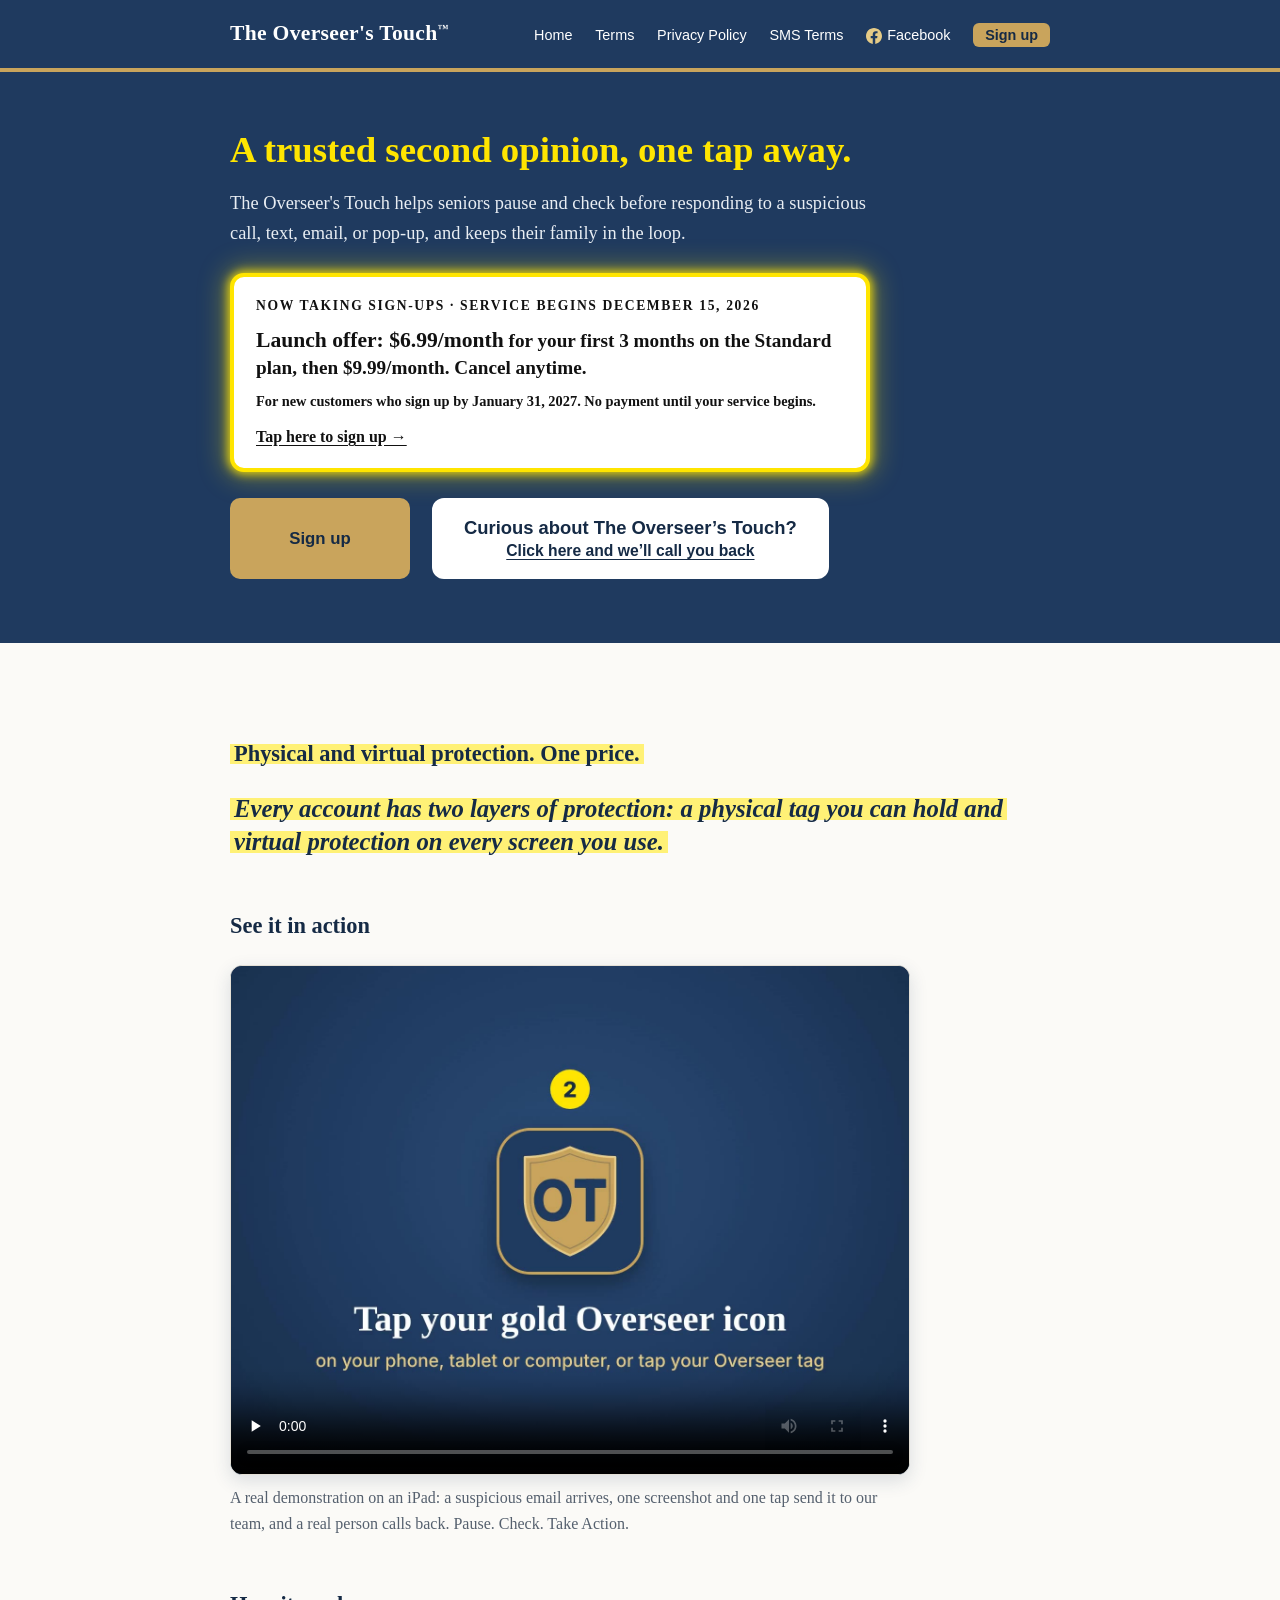
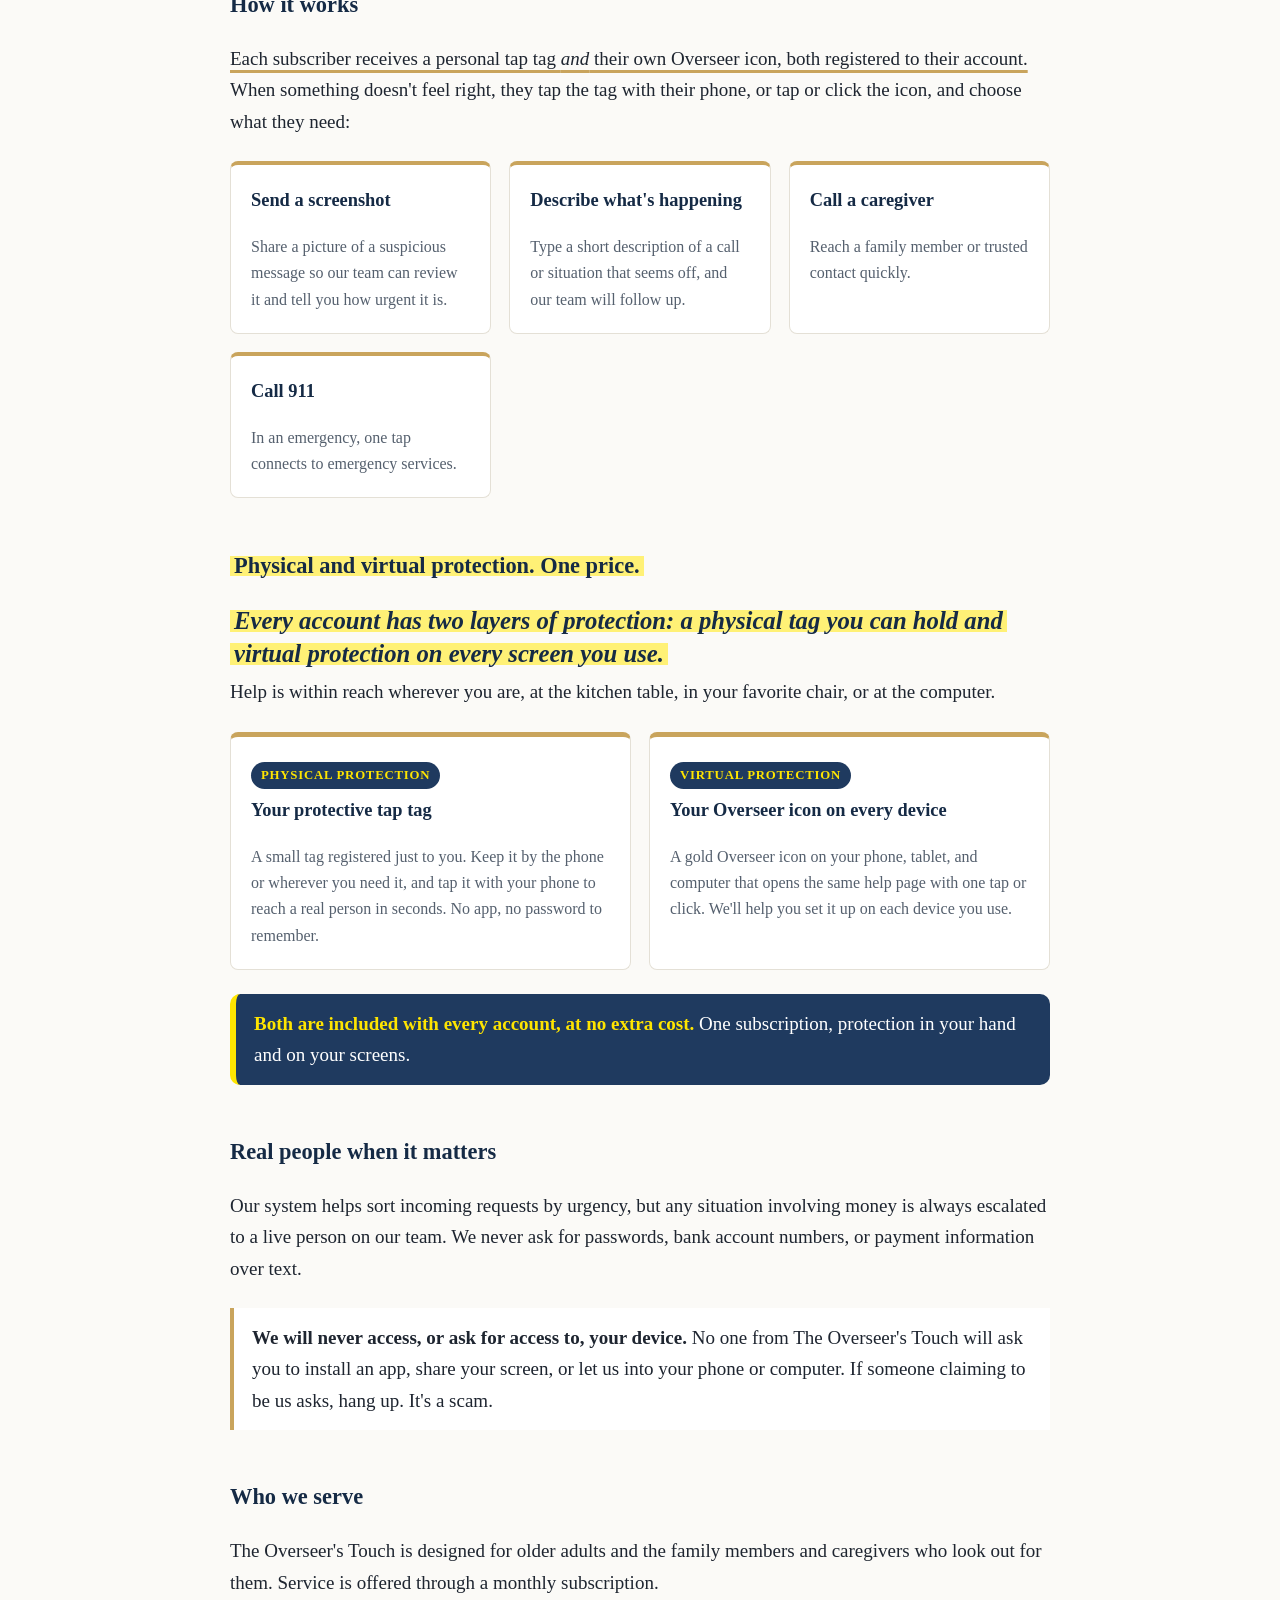
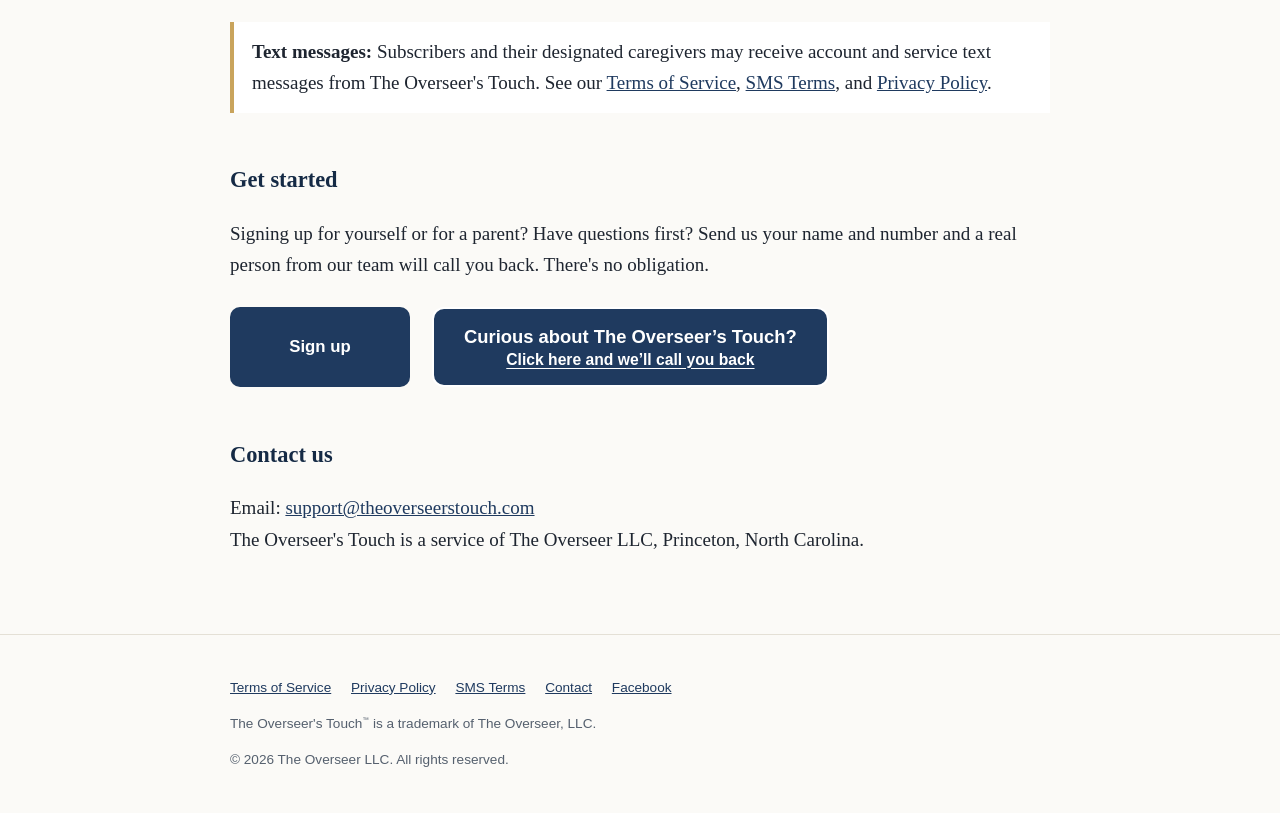
<file: index.html>
<!DOCTYPE html>
<html lang="en">
<head>
  <meta charset="utf-8">
  <meta name="viewport" content="width=device-width, initial-scale=1">
  <title>The Overseer&rsquo;s Touch | Scam Protection for Seniors and Their Families</title>
  <meta name="description" content="One tap gets a real person's second opinion on suspicious calls, texts, emails and pop-ups. Scam protection for seniors and their families, from a North Carolina company serving families anywhere in the U.S.">
  <link rel="canonical" href="https://theoverseerstouch.com/">
  <!-- How the page looks when shared on Facebook and in texts -->
  <meta property="og:type" content="website">
  <meta property="og:site_name" content="The Overseer's Touch">
  <meta property="og:url" content="https://theoverseerstouch.com/">
  <meta property="og:title" content="The Overseer's Touch | Scam Protection for Seniors and Their Families">
  <meta property="og:description" content="One tap gets a real person's second opinion on suspicious calls, texts, emails and pop-ups. Scam protection for seniors and their families, from a North Carolina company serving families anywhere in the U.S.">
  <link rel="stylesheet" href="style.css">
</head>
<body>
  <header>
    <div class="wrap">
      <a class="brand" href="index.html">The Overseer's Touch<sup>&trade;</sup></a>
      <nav>
        <a href="index.html">Home</a>
        <a href="terms.html">Terms</a>
        <a href="privacy.html">Privacy Policy</a>
        <a href="sms-terms.html">SMS Terms</a>
        <a class="nav-fb" href="https://www.facebook.com/theoverseerstouch" target="_blank" rel="noopener" aria-label="The Overseer's Touch on Facebook"><svg viewBox="0 0 24 24" width="16" height="16" aria-hidden="true"><path fill="currentColor" d="M24 12.07C24 5.4 18.63 0 12 0S0 5.4 0 12.07C0 18.1 4.39 23.1 10.13 24v-8.44H7.08v-3.49h3.05V9.41c0-3.02 1.79-4.69 4.53-4.69 1.31 0 2.68.24 2.68.24v2.97h-1.51c-1.49 0-1.95.93-1.95 1.88v2.26h3.33l-.53 3.49h-2.8V24C19.61 23.1 24 18.1 24 12.07z"/></svg>Facebook</a>
        <a class="nav-cta" href="https://tap.theoverseerstouch.com/start?type=signup">Sign up</a>
      </nav>
    </div>
  </header>

  <section class="hero">
    <div class="wrap">
      <h1>A trusted second opinion, one tap away.</h1>
      <p>The Overseer's Touch helps seniors pause and check before responding to a suspicious call, text, email, or pop-up, and keeps their family in the loop.</p>
      <a class="launch-offer" href="https://tap.theoverseerstouch.com/start?type=signup&amp;src=launch-box">
        <p class="launch-kicker">Now taking sign-ups &middot; Service begins December 15, 2026</p>
        <p class="launch-price"><strong>Launch offer: $6.99/month</strong> for your first 3 months on the Standard plan, then $9.99/month. Cancel anytime.</p>
        <p class="launch-fine">For new customers who sign up by January 31, 2027. No payment until your service begins.</p>
        <p class="launch-go">Tap here to sign up &rarr;</p>
      </a>
      <div class="cta-row">
        <a class="btn btn-gold" href="https://tap.theoverseerstouch.com/start?type=signup">Sign up</a>
        <a class="btn btn-call btn-call-light" href="https://tap.theoverseerstouch.com/start?type=call">
          <span class="btn-call-q">Curious about The Overseer&rsquo;s Touch?</span>
          <span class="btn-call-a">Click here and we&rsquo;ll call you back</span>
        </a>
      </div>
    </div>
  </section>

  <main>
    <div class="wrap">
      <h2><mark class="hl">Physical and virtual protection. One price.</mark></h2>
      <p><strong class="pop"><mark class="hl"><em>Every account has two layers of protection: a physical tag you can hold and virtual protection on every screen you use.</em></mark></strong></p>

      <h2>See it in action</h2>
      <figure class="video">
        <video controls playsinline preload="none" poster="media/overseers-touch-demo-poster.jpg"
               aria-label="29-second demonstration on an iPad: a suspicious email arrives, a screenshot is taken, the gold Overseer icon is tapped, the screenshot is sent with Show Us What You're Seeing, and our team is alerted and replies that they will call back.">
          <source src="media/overseers-touch-demo.mp4" type="video/mp4">
          Your browser can't play this video. <a href="media/overseers-touch-demo.mp4">Download it here</a>.
        </video>
        <figcaption>A real demonstration on an iPad: a suspicious email arrives, one screenshot and one tap send it to our team, and a real person calls back. Pause. Check. Take Action.</figcaption>
      </figure>

      <h2>How it works</h2>
      <p><span class="underline">Each subscriber receives a personal tap tag <em>and</em> their own Overseer icon, both registered to their account.</span> When something doesn't feel right, they tap the tag with their phone, or tap or click the icon, and choose what they need:</p>

      <div class="cards">
        <div class="card">
          <h3>Send a screenshot</h3>
          <p>Share a picture of a suspicious message so our team can review it and tell you how urgent it is.</p>
        </div>
        <div class="card">
          <h3>Describe what's happening</h3>
          <p>Type a short description of a call or situation that seems off, and our team will follow up.</p>
        </div>
        <div class="card">
          <h3>Call a caregiver</h3>
          <p>Reach a family member or trusted contact quickly.</p>
        </div>
        <div class="card">
          <h3>Call 911</h3>
          <p>In an emergency, one tap connects to emergency services.</p>
        </div>
      </div>

      <h2><mark class="hl">Physical and virtual protection. One price.</mark></h2>
      <p><strong class="pop"><mark class="hl"><em>Every account has two layers of protection: a physical tag you can hold and virtual protection on every screen you use.</em></mark></strong> Help is within reach wherever you are, at the kitchen table, in your favorite chair, or at the computer.</p>
      <div class="cards two-ways">
        <div class="card">
          <span class="included">Physical protection</span>
          <h3>Your protective tap tag</h3>
          <p>A small tag registered just to you. Keep it by the phone or wherever you need it, and tap it with your phone to reach a real person in seconds. No app, no password to remember.</p>
        </div>
        <div class="card">
          <span class="included">Virtual protection</span>
          <h3>Your Overseer icon on every device</h3>
          <p>A gold Overseer icon on your phone, tablet, and computer that opens the same help page with one tap or click. We'll help you set it up on each device you use.</p>
        </div>
      </div>
      <p class="bundle"><strong>Both are included with every account, at no extra cost.</strong> One subscription, protection in your hand and on your screens.</p>

      <h2>Real people when it matters</h2>
      <p>Our system helps sort incoming requests by urgency, but any situation involving money is always escalated to a live person on our team. We never ask for passwords, bank account numbers, or payment information over text.</p>

      <div class="notice"><strong>We will never access, or ask for access to, your device.</strong> No one from The Overseer's Touch will ask you to install an app, share your screen, or let us into your phone or computer. If someone claiming to be us asks, hang up. It's a scam.</div>

      <h2>Who we serve</h2>
      <p>The Overseer's Touch is designed for older adults and the family members and caregivers who look out for them. Service is offered through a monthly subscription.</p>

      <div class="notice">
        <strong>Text messages:</strong> Subscribers and their designated caregivers may receive account and service text messages from The Overseer's Touch. See our <a href="terms.html">Terms of Service</a>, <a href="sms-terms.html">SMS Terms</a>, and <a href="privacy.html">Privacy Policy</a>.
      </div>

      <h2>Get started</h2>
      <p>Signing up for yourself or for a parent? Have questions first? Send us your name and number and a real person from our team will call you back. There's no obligation.</p>
      <div class="cta-row">
        <a class="btn btn-navy" href="https://tap.theoverseerstouch.com/start?type=signup">Sign up</a>
        <a class="btn btn-call btn-call-dark" href="https://tap.theoverseerstouch.com/start?type=call">
          <span class="btn-call-q">Curious about The Overseer&rsquo;s Touch?</span>
          <span class="btn-call-a">Click here and we&rsquo;ll call you back</span>
        </a>
      </div>

      <h2>Contact us</h2>
      <p>Email: <a href="mailto:support@theoverseerstouch.com">support@theoverseerstouch.com</a><br>
      The Overseer's Touch is a service of The Overseer LLC, Princeton, North Carolina.</p>
    </div>
  </main>

  <footer>
    <div class="wrap">
      <p><a href="terms.html">Terms of Service</a> <a href="privacy.html">Privacy Policy</a> <a href="sms-terms.html">SMS Terms</a> <a href="mailto:support@theoverseerstouch.com">Contact</a> <a href="https://www.facebook.com/theoverseerstouch" target="_blank" rel="noopener">Facebook</a></p>
      <p>The Overseer's Touch<sup>&trade;</sup> is a trademark of The Overseer, LLC.</p>
      <p>&copy; 2026 The Overseer LLC. All rights reserved.</p>
    </div>
  </footer>
  <script src="track.js" defer></script>
</body>
</html>
</file>
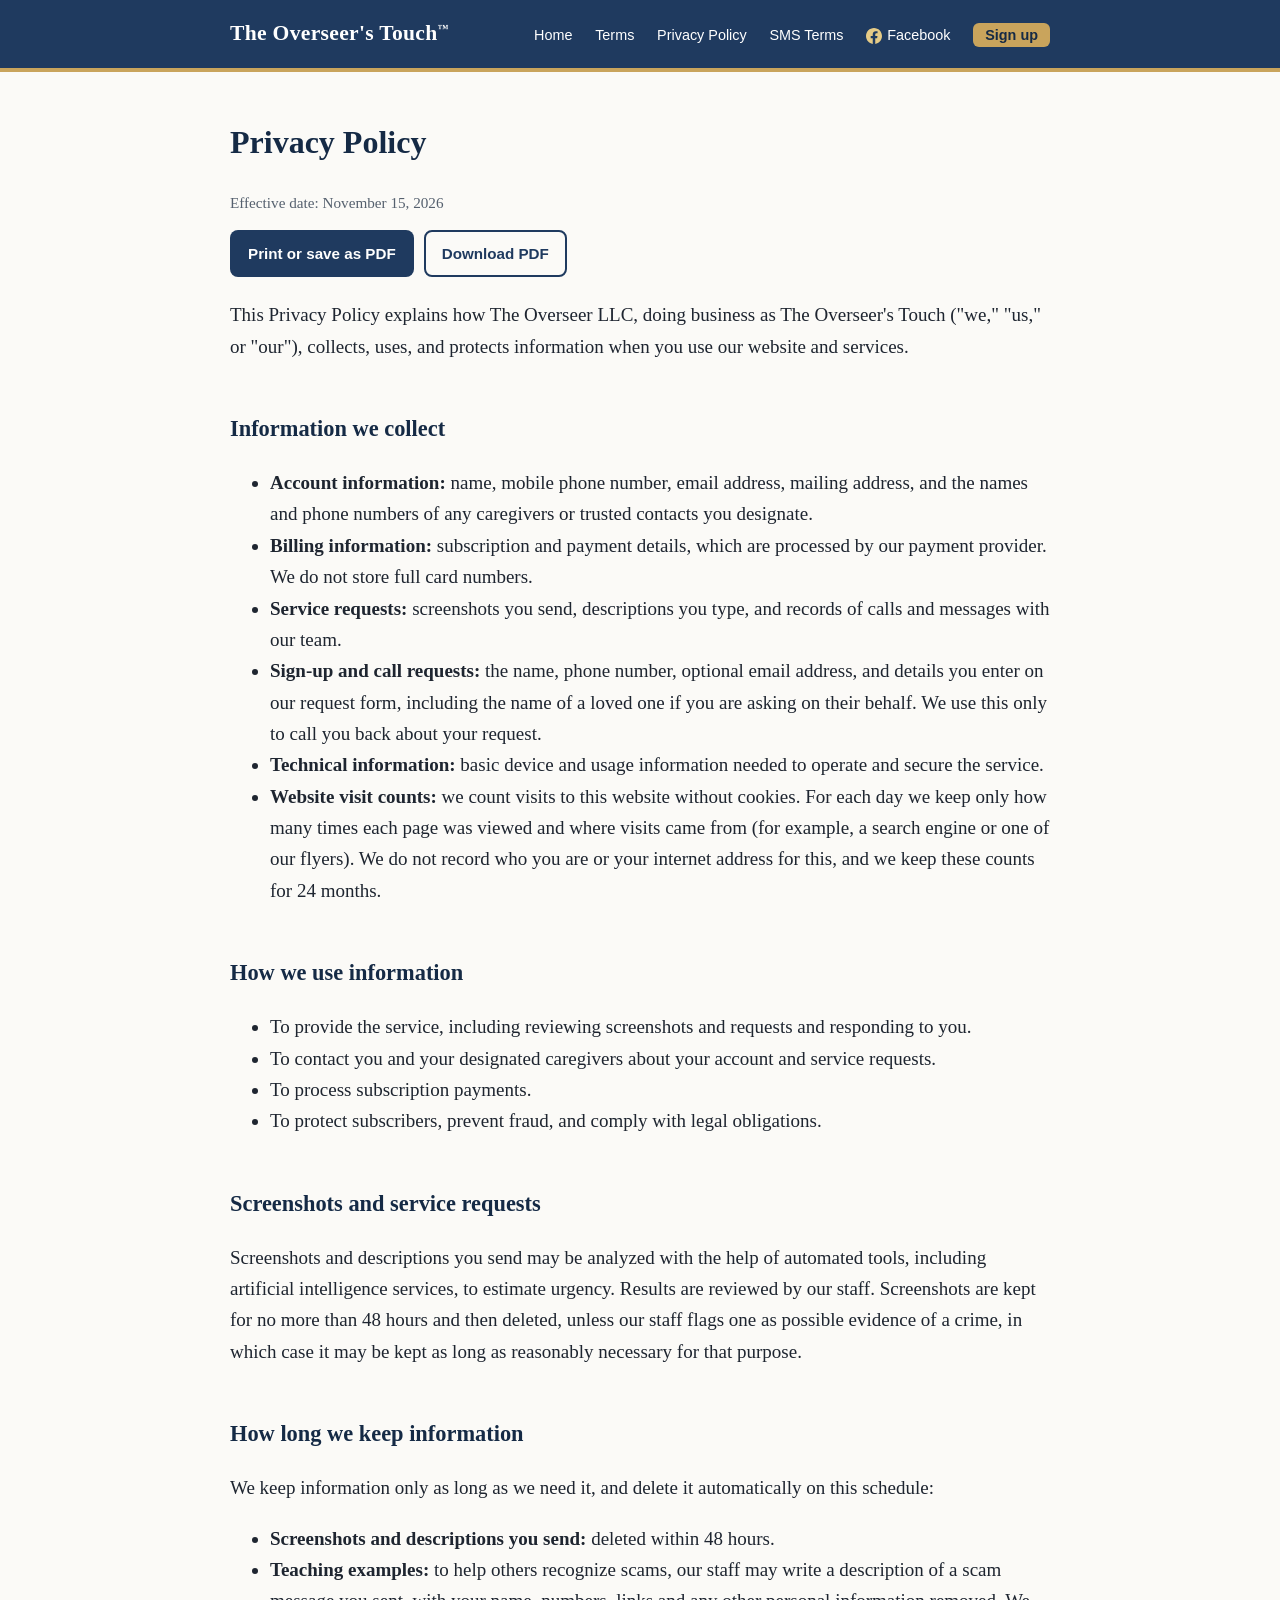
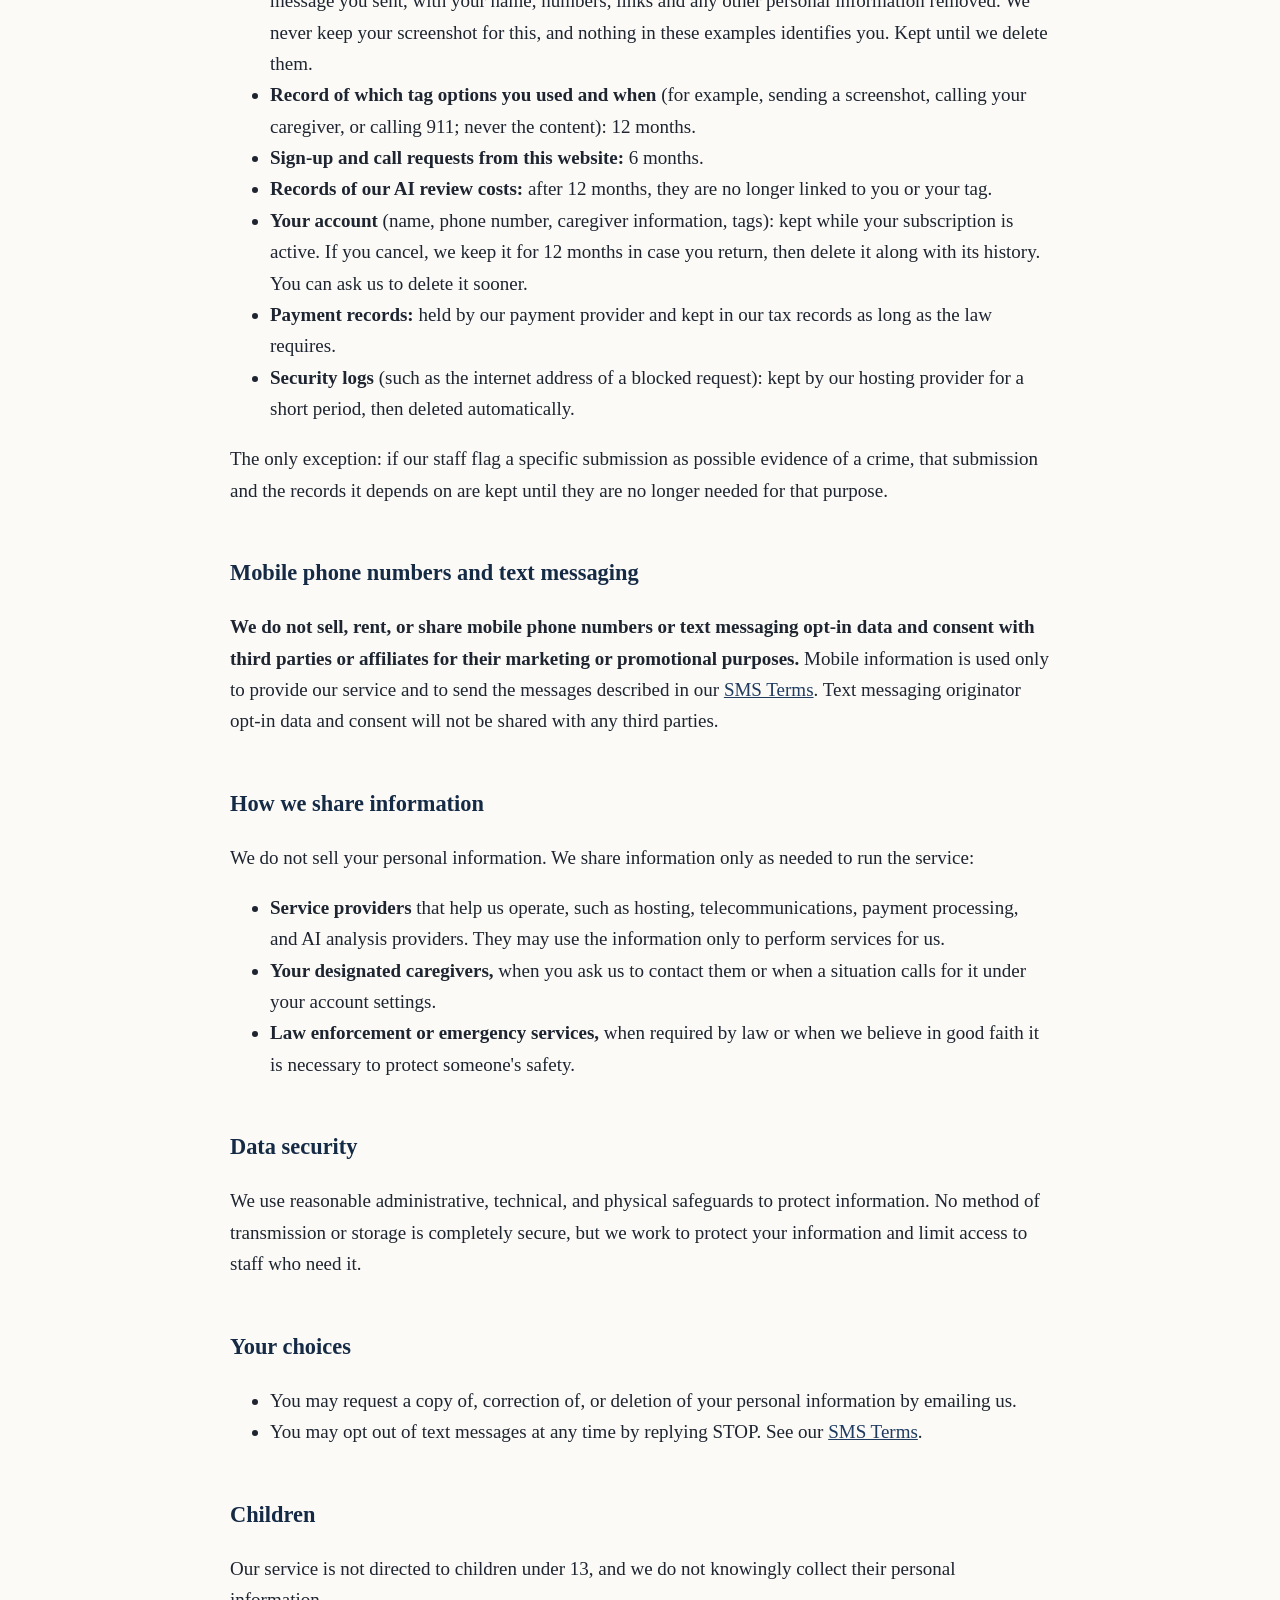
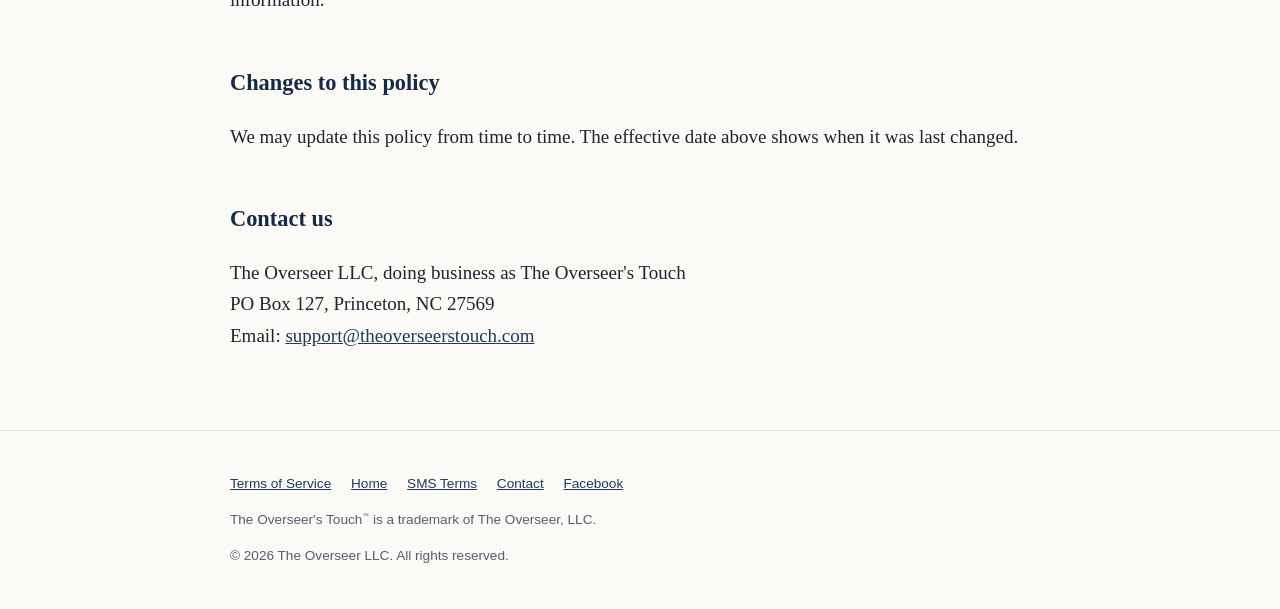
<file: privacy.html>
<!DOCTYPE html>
<html lang="en">
<head>
  <meta charset="utf-8">
  <meta name="viewport" content="width=device-width, initial-scale=1">
  <title>Privacy Policy | The Overseer's Touch&trade;</title>
  <link rel="stylesheet" href="style.css">
</head>
<body>
  <header>
    <div class="wrap">
      <a class="brand" href="index.html">The Overseer's Touch<sup>&trade;</sup></a>
      <nav>
        <a href="index.html">Home</a>
        <a href="terms.html">Terms</a>
        <a href="privacy.html">Privacy Policy</a>
        <a href="sms-terms.html">SMS Terms</a>
        <a class="nav-fb" href="https://www.facebook.com/theoverseerstouch" target="_blank" rel="noopener" aria-label="The Overseer's Touch on Facebook"><svg viewBox="0 0 24 24" width="16" height="16" aria-hidden="true"><path fill="currentColor" d="M24 12.07C24 5.4 18.63 0 12 0S0 5.4 0 12.07C0 18.1 4.39 23.1 10.13 24v-8.44H7.08v-3.49h3.05V9.41c0-3.02 1.79-4.69 4.53-4.69 1.31 0 2.68.24 2.68.24v2.97h-1.51c-1.49 0-1.95.93-1.95 1.88v2.26h3.33l-.53 3.49h-2.8V24C19.61 23.1 24 18.1 24 12.07z"/></svg>Facebook</a>
        <a class="nav-cta" href="https://tap.theoverseerstouch.com/start?type=signup">Sign up</a>
      </nav>
    </div>
  </header>

  <main>
    <div class="wrap">
      <h1>Privacy Policy</h1>
      <p class="updated">Effective date: November 15, 2026</p>
      <div class="doc-tools">
        <button type="button" class="btn btn-navy btn-small" onclick="window.print()">Print or save as PDF</button>
        <a class="btn btn-outline-navy btn-small" href="legal/privacy-2026-11-15.pdf" download>Download PDF</a>
      </div>
      <p class="print-only print-source">Printed from theoverseerstouch.com/privacy.html &middot; Questions: support@theoverseerstouch.com &middot; The Overseer's Touch, PO Box 127, Princeton, NC 27569</p>

      <p>This Privacy Policy explains how The Overseer LLC, doing business as The Overseer's Touch ("we," "us," or "our"), collects, uses, and protects information when you use our website and services.</p>

      <h2>Information we collect</h2>
      <ul>
        <li><strong>Account information:</strong> name, mobile phone number, email address, mailing address, and the names and phone numbers of any caregivers or trusted contacts you designate.</li>
        <li><strong>Billing information:</strong> subscription and payment details, which are processed by our payment provider. We do not store full card numbers.</li>
        <li><strong>Service requests:</strong> screenshots you send, descriptions you type, and records of calls and messages with our team.</li>
        <li><strong>Sign-up and call requests:</strong> the name, phone number, optional email address, and details you enter on our request form, including the name of a loved one if you are asking on their behalf. We use this only to call you back about your request.</li>
        <li><strong>Technical information:</strong> basic device and usage information needed to operate and secure the service.</li>
        <li><strong>Website visit counts:</strong> we count visits to this website without cookies. For each day we keep only how many times each page was viewed and where visits came from (for example, a search engine or one of our flyers). We do not record who you are or your internet address for this, and we keep these counts for 24 months.</li>
      </ul>

      <h2>How we use information</h2>
      <ul>
        <li>To provide the service, including reviewing screenshots and requests and responding to you.</li>
        <li>To contact you and your designated caregivers about your account and service requests.</li>
        <li>To process subscription payments.</li>
        <li>To protect subscribers, prevent fraud, and comply with legal obligations.</li>
      </ul>

      <h2>Screenshots and service requests</h2>
      <p>Screenshots and descriptions you send may be analyzed with the help of automated tools, including artificial intelligence services, to estimate urgency. Results are reviewed by our staff. Screenshots are kept for no more than 48 hours and then deleted, unless our staff flags one as possible evidence of a crime, in which case it may be kept as long as reasonably necessary for that purpose.</p>

      <h2>How long we keep information</h2>
      <p>We keep information only as long as we need it, and delete it automatically on this schedule:</p>
      <ul>
        <li><strong>Screenshots and descriptions you send:</strong> deleted within 48 hours.</li>
        <li><strong>Teaching examples:</strong> to help others recognize scams, our staff may write a description of a scam message you sent, with your name, numbers, links and any other personal information removed. We never keep your screenshot for this, and nothing in these examples identifies you. Kept until we delete them.</li>
        <li><strong>Record of which tag options you used and when</strong> (for example, sending a screenshot, calling your caregiver, or calling 911; never the content): 12 months.</li>
        <li><strong>Sign-up and call requests from this website:</strong> 6 months.</li>
        <li><strong>Records of our AI review costs:</strong> after 12 months, they are no longer linked to you or your tag.</li>
        <li><strong>Your account</strong> (name, phone number, caregiver information, tags): kept while your subscription is active. If you cancel, we keep it for 12 months in case you return, then delete it along with its history. You can ask us to delete it sooner.</li>
        <li><strong>Payment records:</strong> held by our payment provider and kept in our tax records as long as the law requires.</li>
        <li><strong>Security logs</strong> (such as the internet address of a blocked request): kept by our hosting provider for a short period, then deleted automatically.</li>
      </ul>
      <p>The only exception: if our staff flag a specific submission as possible evidence of a crime, that submission and the records it depends on are kept until they are no longer needed for that purpose.</p>

      <h2>Mobile phone numbers and text messaging</h2>
      <p><strong>We do not sell, rent, or share mobile phone numbers or text messaging opt-in data and consent with third parties or affiliates for their marketing or promotional purposes.</strong> Mobile information is used only to provide our service and to send the messages described in our <a href="sms-terms.html">SMS Terms</a>. Text messaging originator opt-in data and consent will not be shared with any third parties.</p>

      <h2>How we share information</h2>
      <p>We do not sell your personal information. We share information only as needed to run the service:</p>
      <ul>
        <li><strong>Service providers</strong> that help us operate, such as hosting, telecommunications, payment processing, and AI analysis providers. They may use the information only to perform services for us.</li>
        <li><strong>Your designated caregivers,</strong> when you ask us to contact them or when a situation calls for it under your account settings.</li>
        <li><strong>Law enforcement or emergency services,</strong> when required by law or when we believe in good faith it is necessary to protect someone's safety.</li>
      </ul>

      <h2>Data security</h2>
      <p>We use reasonable administrative, technical, and physical safeguards to protect information. No method of transmission or storage is completely secure, but we work to protect your information and limit access to staff who need it.</p>

      <h2>Your choices</h2>
      <ul>
        <li>You may request a copy of, correction of, or deletion of your personal information by emailing us.</li>
        <li>You may opt out of text messages at any time by replying STOP. See our <a href="sms-terms.html">SMS Terms</a>.</li>
      </ul>

      <h2>Children</h2>
      <p>Our service is not directed to children under 13, and we do not knowingly collect their personal information.</p>

      <h2>Changes to this policy</h2>
      <p>We may update this policy from time to time. The effective date above shows when it was last changed.</p>

      <h2>Contact us</h2>
      <p>The Overseer LLC, doing business as The Overseer's Touch<br>
      PO Box 127, Princeton, NC 27569<br>
      Email: <a href="mailto:support@theoverseerstouch.com">support@theoverseerstouch.com</a></p>
    </div>
  </main>

  <footer>
    <div class="wrap">
      <p><a href="terms.html">Terms of Service</a> <a href="index.html">Home</a> <a href="sms-terms.html">SMS Terms</a> <a href="mailto:support@theoverseerstouch.com">Contact</a> <a href="https://www.facebook.com/theoverseerstouch" target="_blank" rel="noopener">Facebook</a></p>
      <p>The Overseer's Touch<sup>&trade;</sup> is a trademark of The Overseer, LLC.</p>
      <p>&copy; 2026 The Overseer LLC. All rights reserved.</p>
    </div>
  </footer>
  <script src="track.js" defer></script>
</body>
</html>
</file>
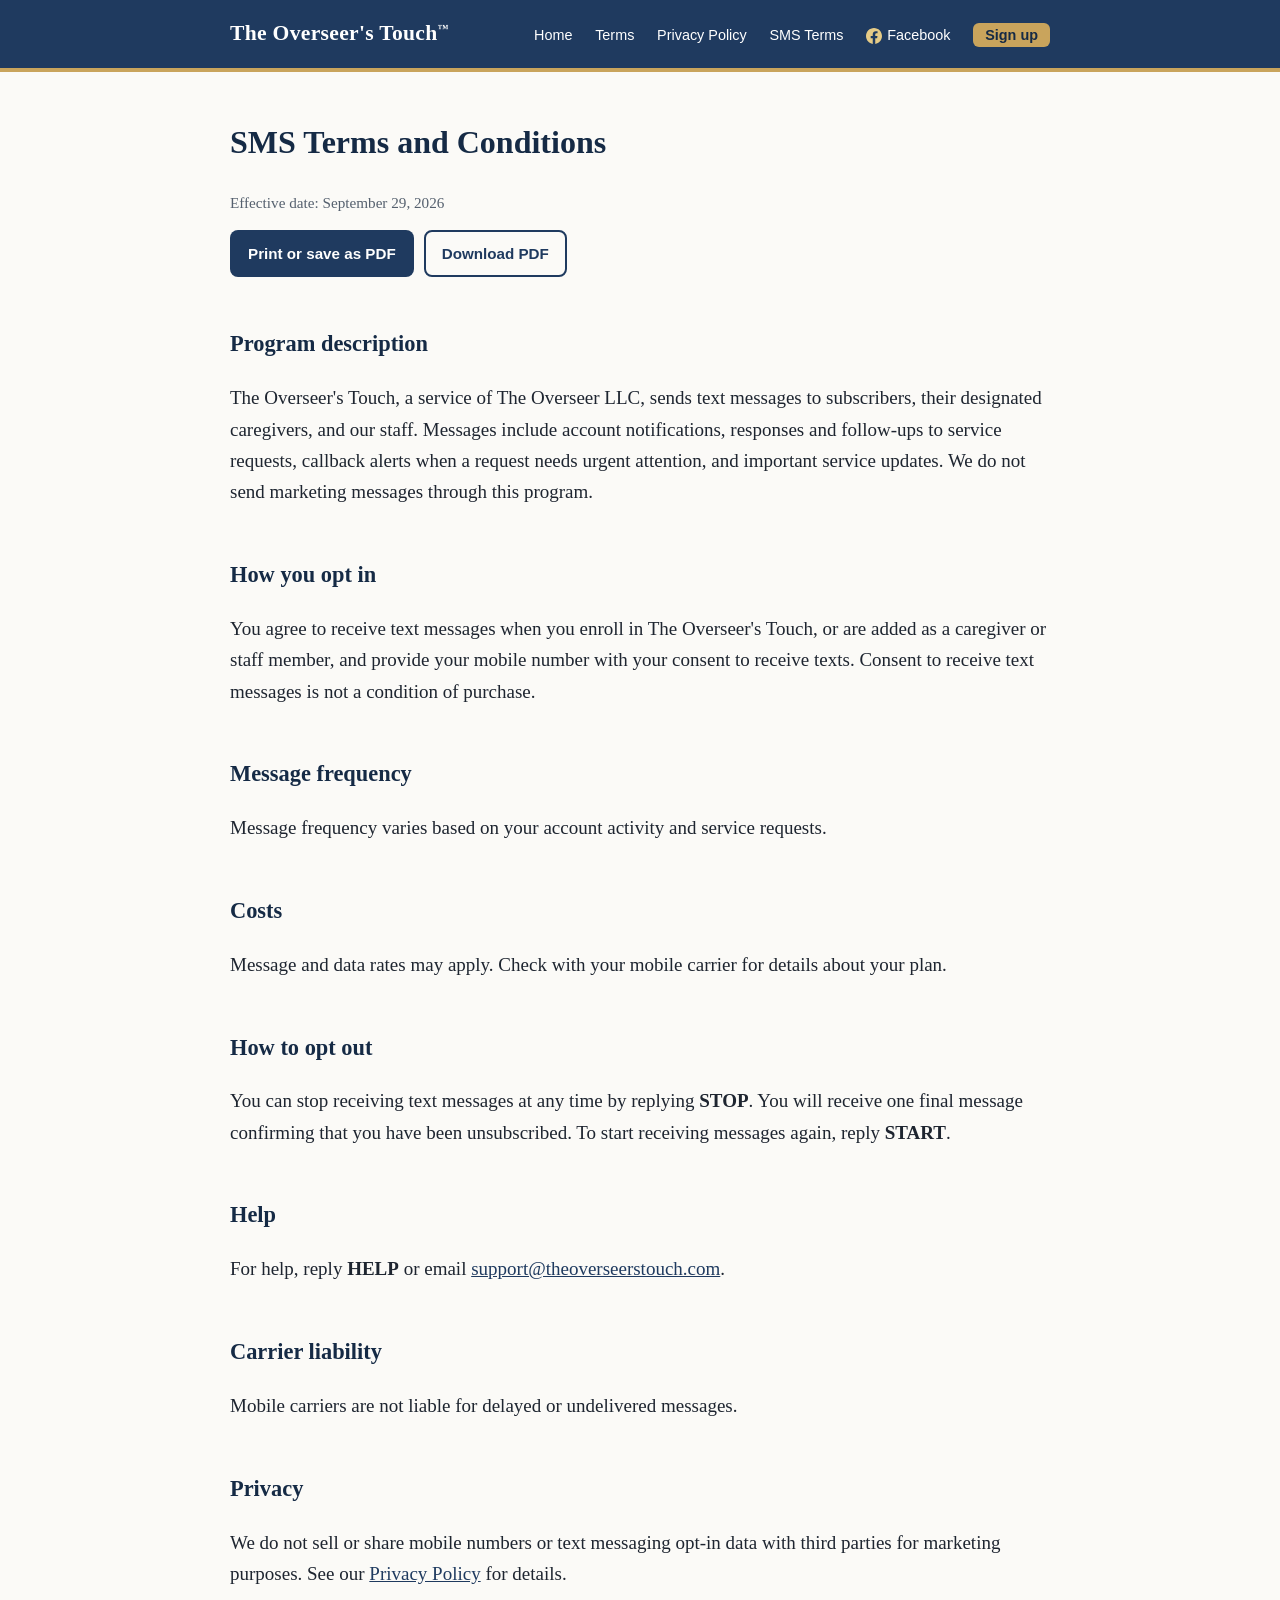
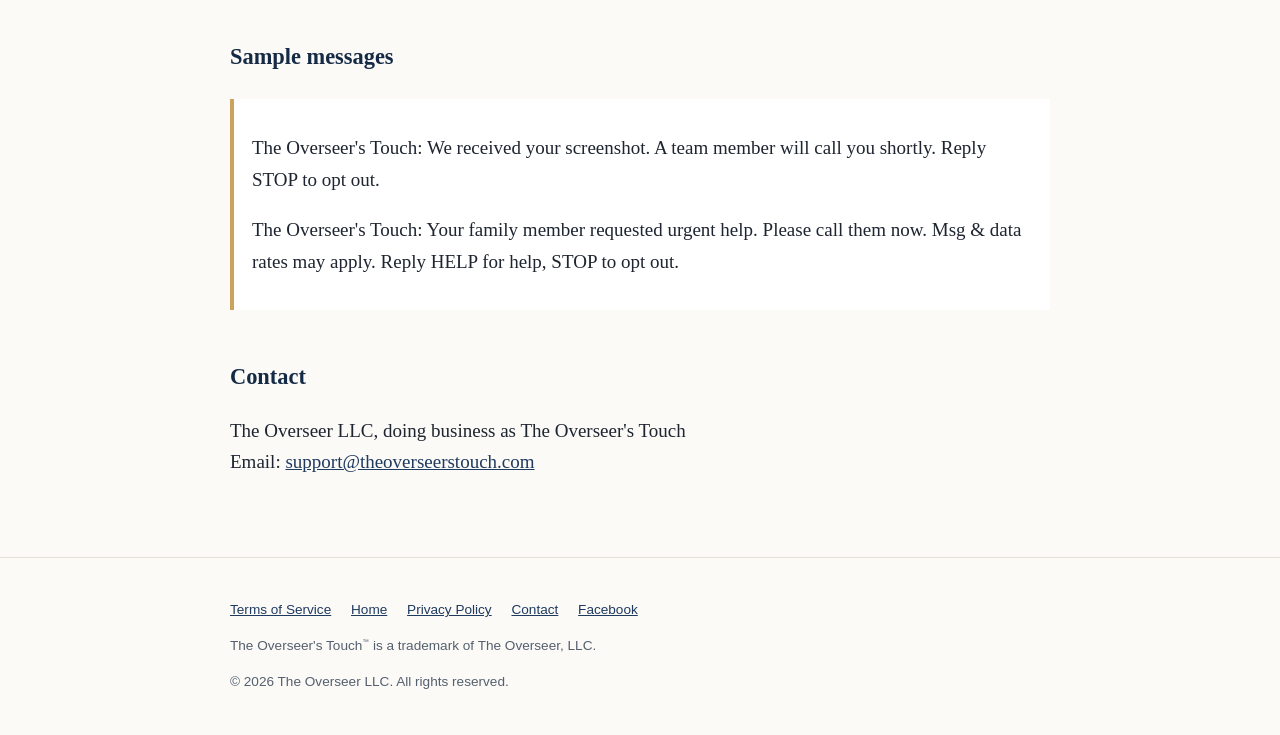
<file: sms-terms.html>
<!DOCTYPE html>
<html lang="en">
<head>
  <meta charset="utf-8">
  <meta name="viewport" content="width=device-width, initial-scale=1">
  <title>SMS Terms | The Overseer's Touch&trade;</title>
  <link rel="stylesheet" href="style.css">
</head>
<body>
  <header>
    <div class="wrap">
      <a class="brand" href="index.html">The Overseer's Touch<sup>&trade;</sup></a>
      <nav>
        <a href="index.html">Home</a>
        <a href="terms.html">Terms</a>
        <a href="privacy.html">Privacy Policy</a>
        <a href="sms-terms.html">SMS Terms</a>
        <a class="nav-fb" href="https://www.facebook.com/theoverseerstouch" target="_blank" rel="noopener" aria-label="The Overseer's Touch on Facebook"><svg viewBox="0 0 24 24" width="16" height="16" aria-hidden="true"><path fill="currentColor" d="M24 12.07C24 5.4 18.63 0 12 0S0 5.4 0 12.07C0 18.1 4.39 23.1 10.13 24v-8.44H7.08v-3.49h3.05V9.41c0-3.02 1.79-4.69 4.53-4.69 1.31 0 2.68.24 2.68.24v2.97h-1.51c-1.49 0-1.95.93-1.95 1.88v2.26h3.33l-.53 3.49h-2.8V24C19.61 23.1 24 18.1 24 12.07z"/></svg>Facebook</a>
        <a class="nav-cta" href="https://tap.theoverseerstouch.com/start?type=signup">Sign up</a>
      </nav>
    </div>
  </header>

  <main>
    <div class="wrap">
      <h1>SMS Terms and Conditions</h1>
      <p class="updated">Effective date: September 29, 2026</p>
      <div class="doc-tools">
        <button type="button" class="btn btn-navy btn-small" onclick="window.print()">Print or save as PDF</button>
        <a class="btn btn-outline-navy btn-small" href="legal/sms-terms-2026-09-29.pdf" download>Download PDF</a>
      </div>
      <p class="print-only print-source">Printed from theoverseerstouch.com/sms-terms.html &middot; Questions: support@theoverseerstouch.com &middot; The Overseer's Touch, PO Box 127, Princeton, NC 27569</p>

      <h2>Program description</h2>
      <p>The Overseer's Touch, a service of The Overseer LLC, sends text messages to subscribers, their designated caregivers, and our staff. Messages include account notifications, responses and follow-ups to service requests, callback alerts when a request needs urgent attention, and important service updates. We do not send marketing messages through this program.</p>

      <h2>How you opt in</h2>
      <p>You agree to receive text messages when you enroll in The Overseer's Touch, or are added as a caregiver or staff member, and provide your mobile number with your consent to receive texts. Consent to receive text messages is not a condition of purchase.</p>

      <h2>Message frequency</h2>
      <p>Message frequency varies based on your account activity and service requests.</p>

      <h2>Costs</h2>
      <p>Message and data rates may apply. Check with your mobile carrier for details about your plan.</p>

      <h2>How to opt out</h2>
      <p>You can stop receiving text messages at any time by replying <strong>STOP</strong>. You will receive one final message confirming that you have been unsubscribed. To start receiving messages again, reply <strong>START</strong>.</p>

      <h2>Help</h2>
      <p>For help, reply <strong>HELP</strong> or email <a href="mailto:support@theoverseerstouch.com">support@theoverseerstouch.com</a>.</p>

      <h2>Carrier liability</h2>
      <p>Mobile carriers are not liable for delayed or undelivered messages.</p>

      <h2>Privacy</h2>
      <p>We do not sell or share mobile numbers or text messaging opt-in data with third parties for marketing purposes. See our <a href="privacy.html">Privacy Policy</a> for details.</p>

      <h2>Sample messages</h2>
      <div class="notice">
        <p>The Overseer's Touch: We received your screenshot. A team member will call you shortly. Reply STOP to opt out.</p>
        <p>The Overseer's Touch: Your family member requested urgent help. Please call them now. Msg &amp; data rates may apply. Reply HELP for help, STOP to opt out.</p>
      </div>

      <h2>Contact</h2>
      <p>The Overseer LLC, doing business as The Overseer's Touch<br>
      Email: <a href="mailto:support@theoverseerstouch.com">support@theoverseerstouch.com</a></p>
    </div>
  </main>

  <footer>
    <div class="wrap">
      <p><a href="terms.html">Terms of Service</a> <a href="index.html">Home</a> <a href="privacy.html">Privacy Policy</a> <a href="mailto:support@theoverseerstouch.com">Contact</a> <a href="https://www.facebook.com/theoverseerstouch" target="_blank" rel="noopener">Facebook</a></p>
      <p>The Overseer's Touch<sup>&trade;</sup> is a trademark of The Overseer, LLC.</p>
      <p>&copy; 2026 The Overseer LLC. All rights reserved.</p>
    </div>
  </footer>
  <script src="track.js" defer></script>
</body>
</html>
</file>
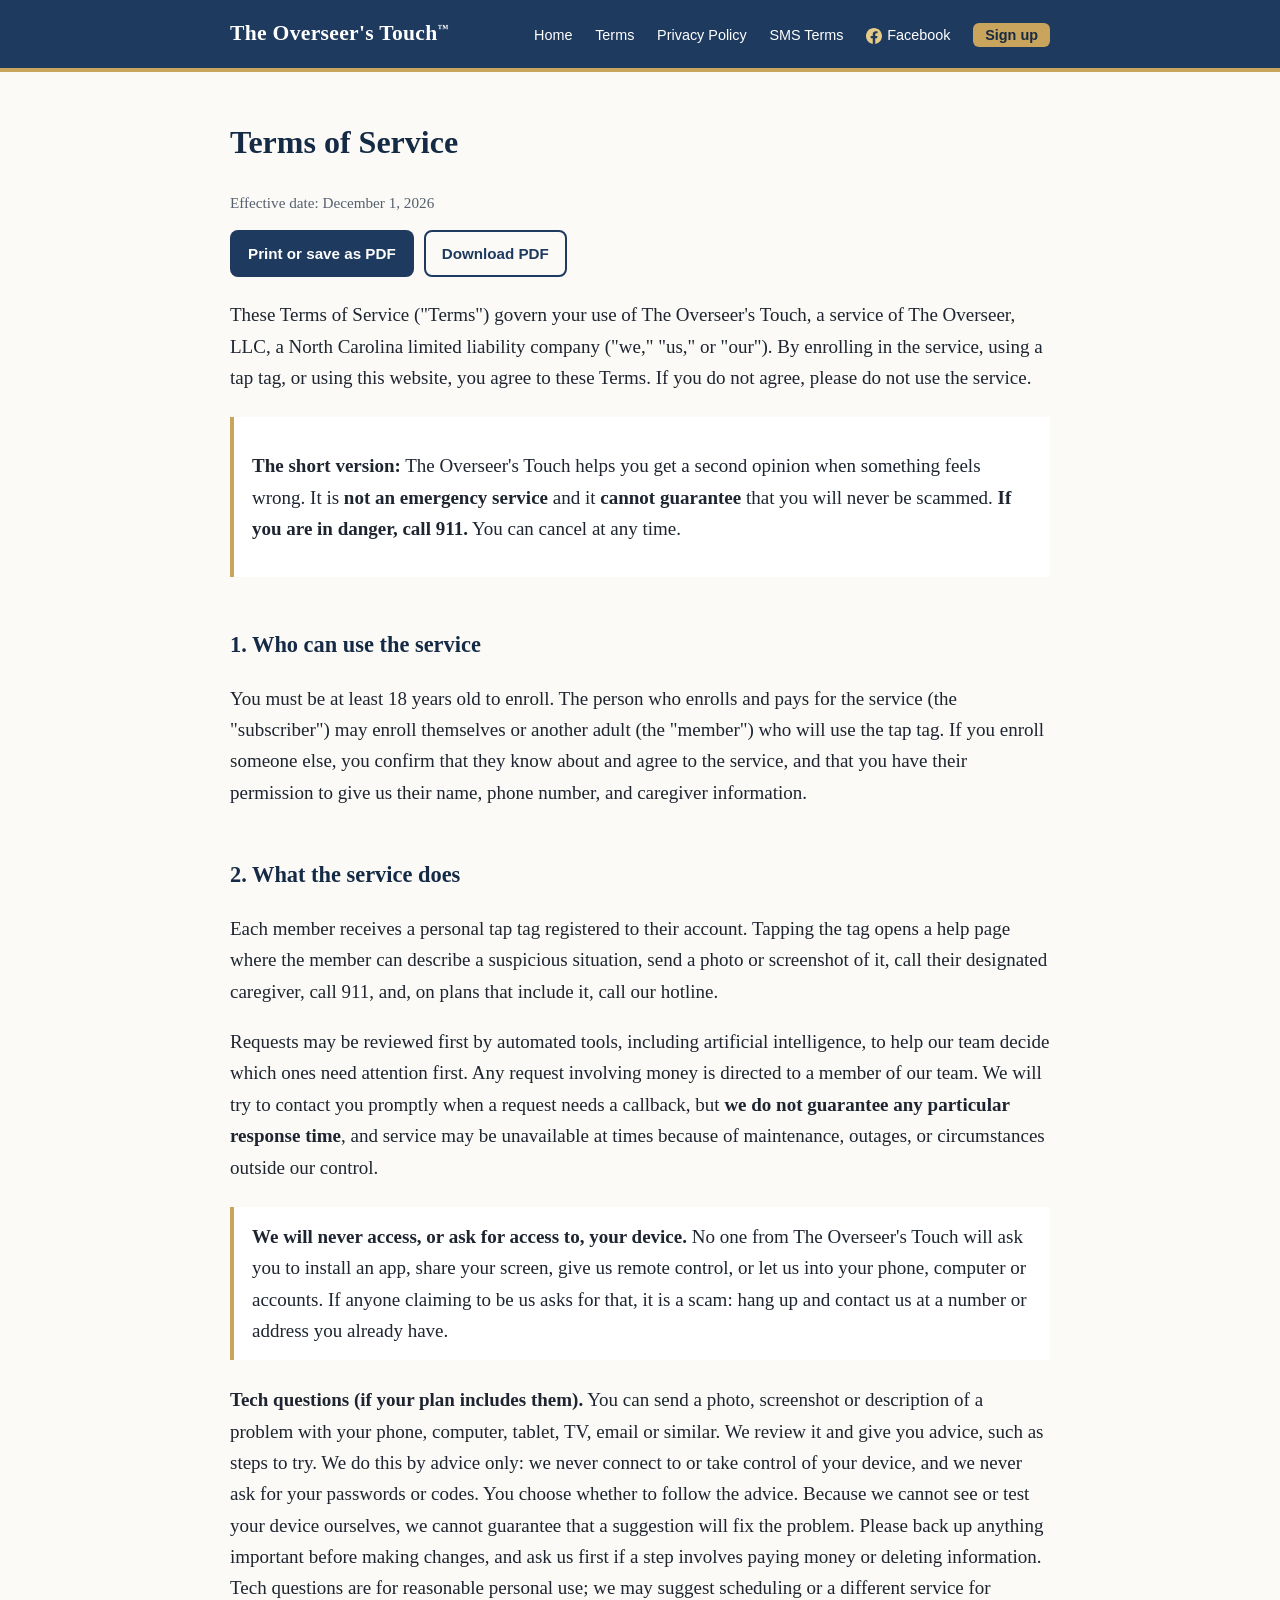
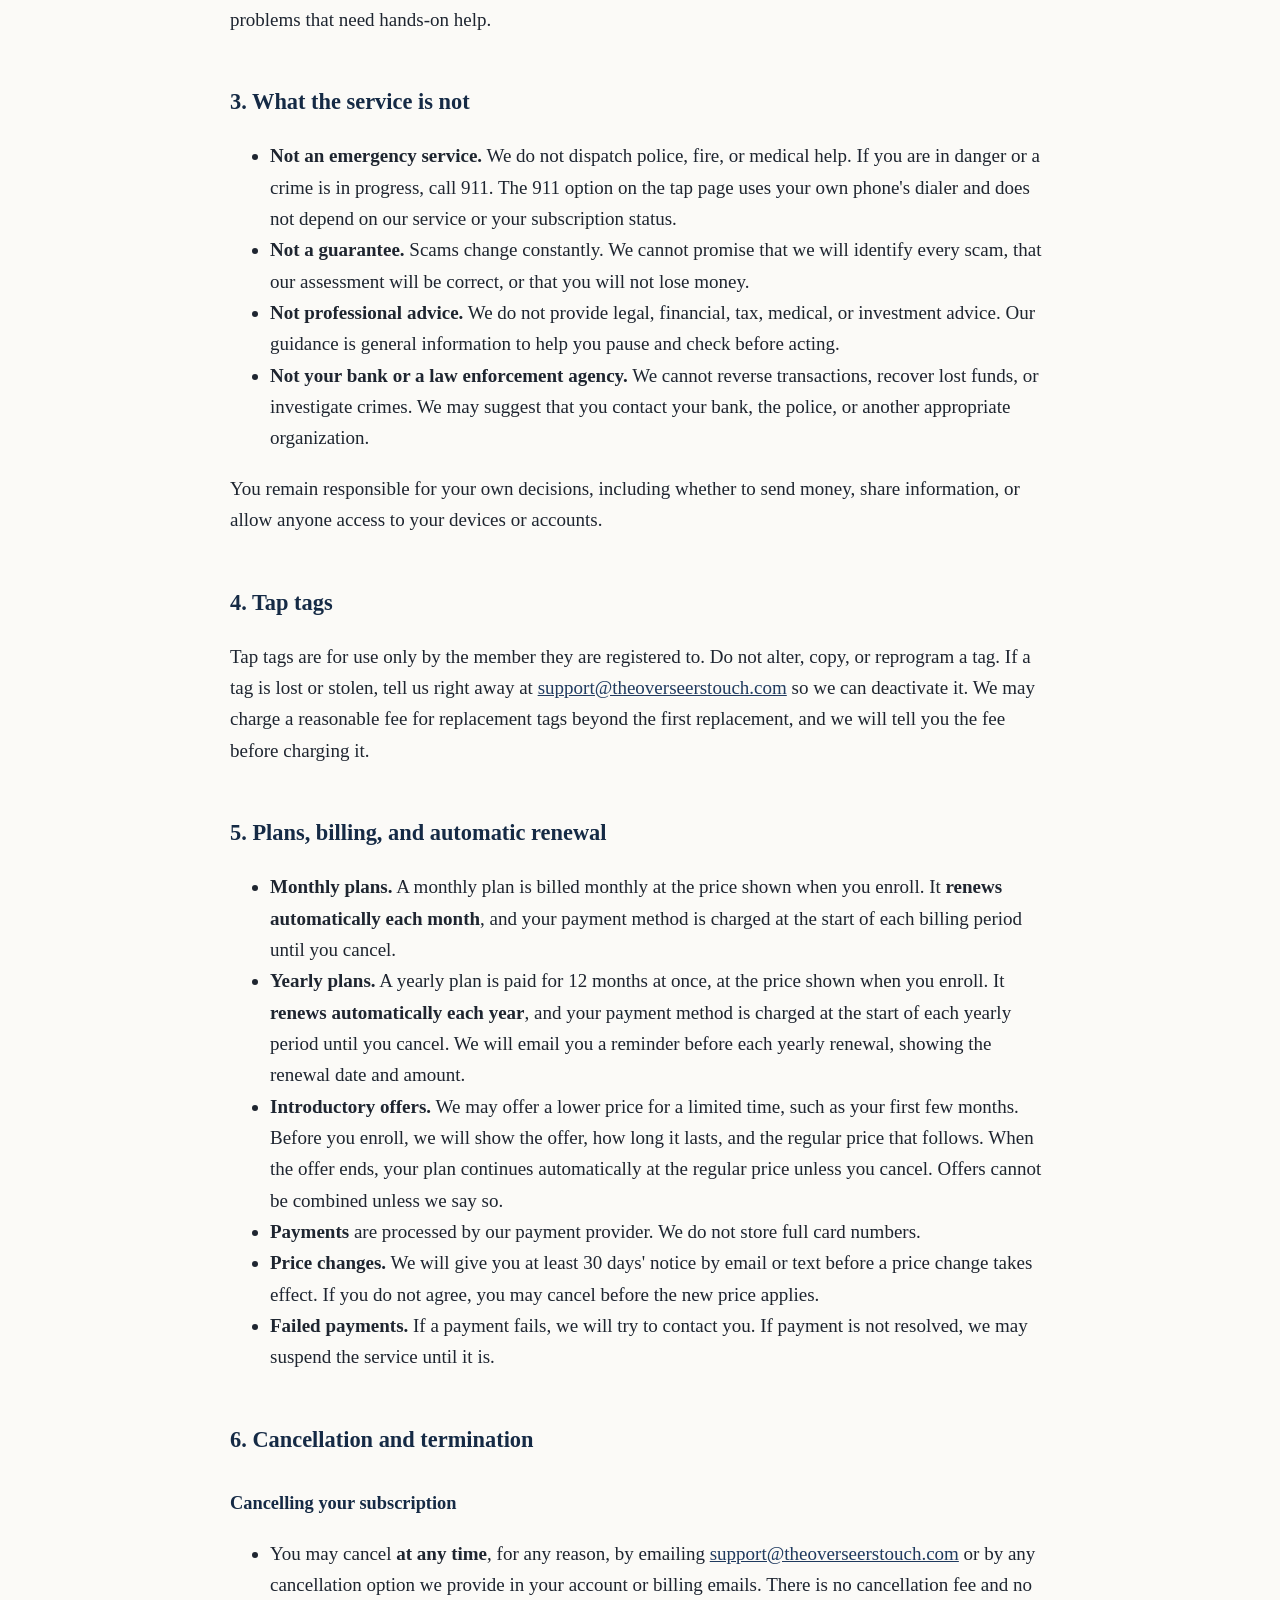
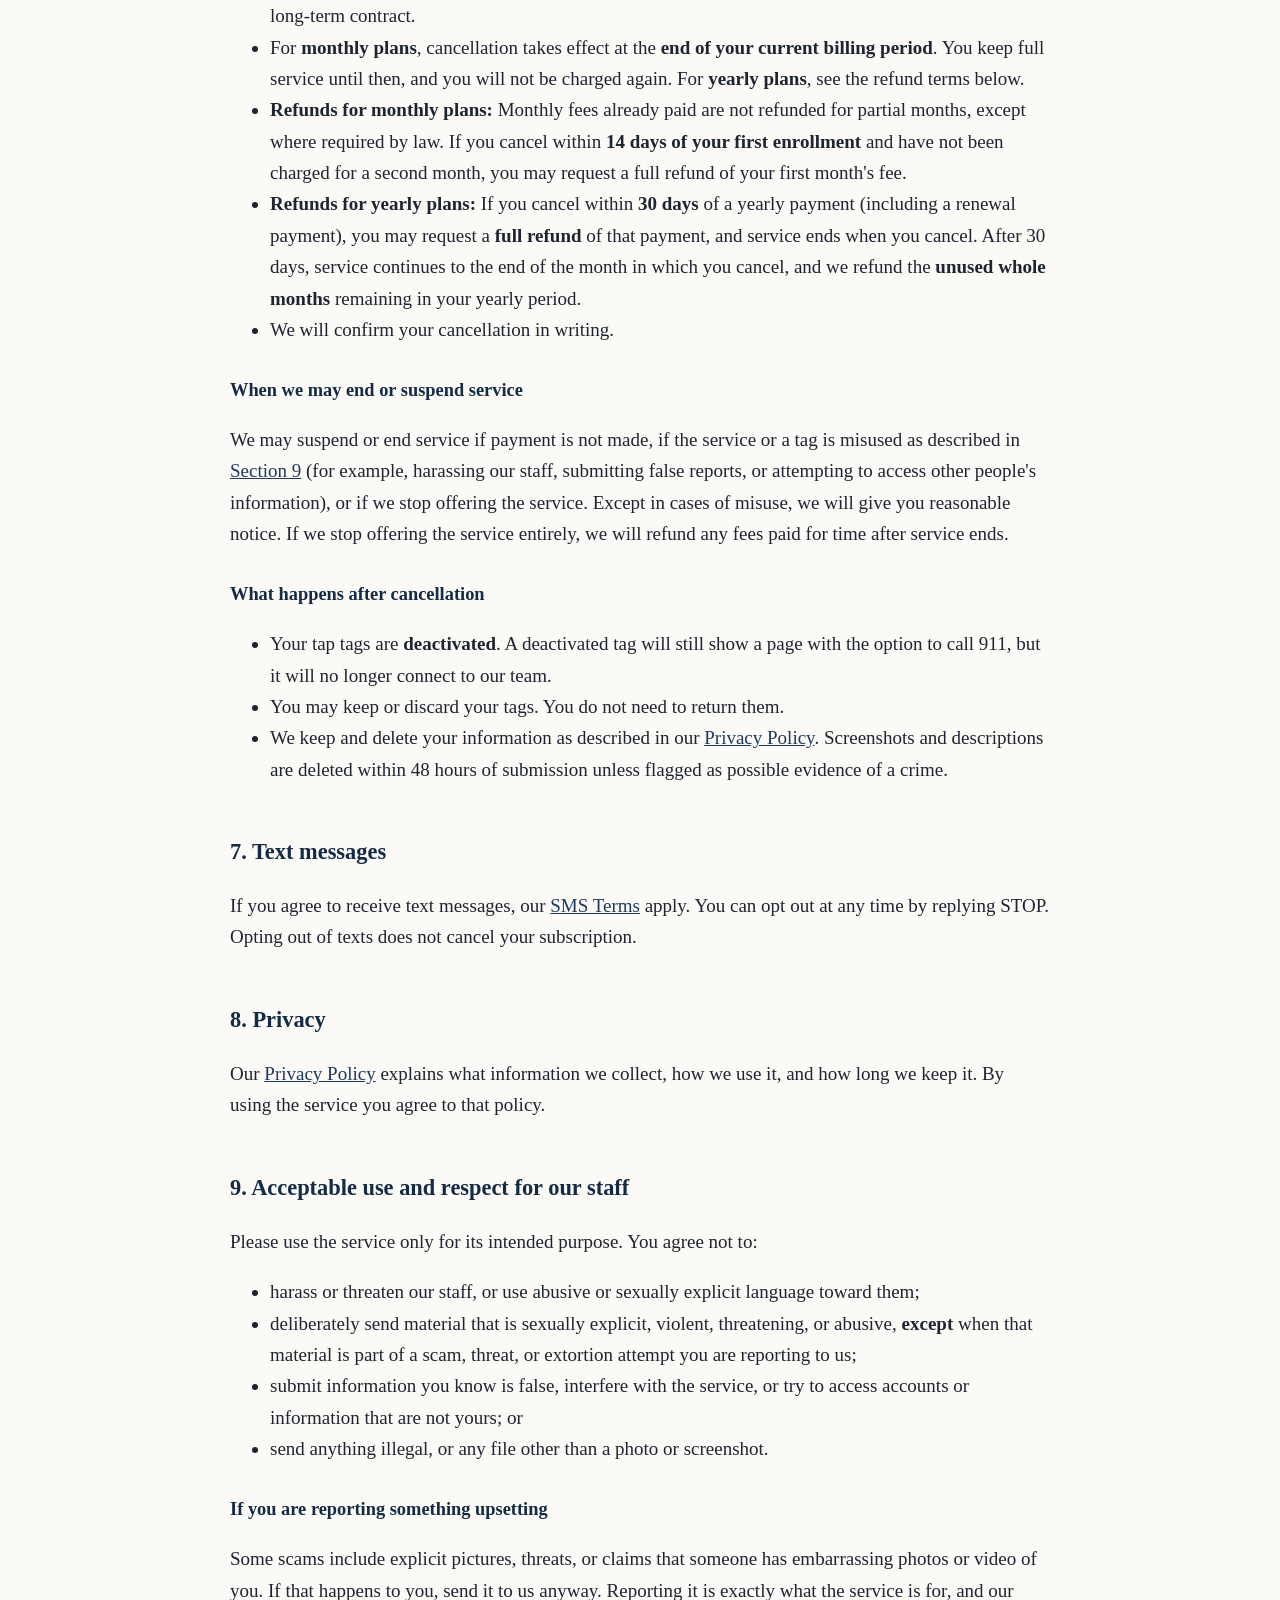
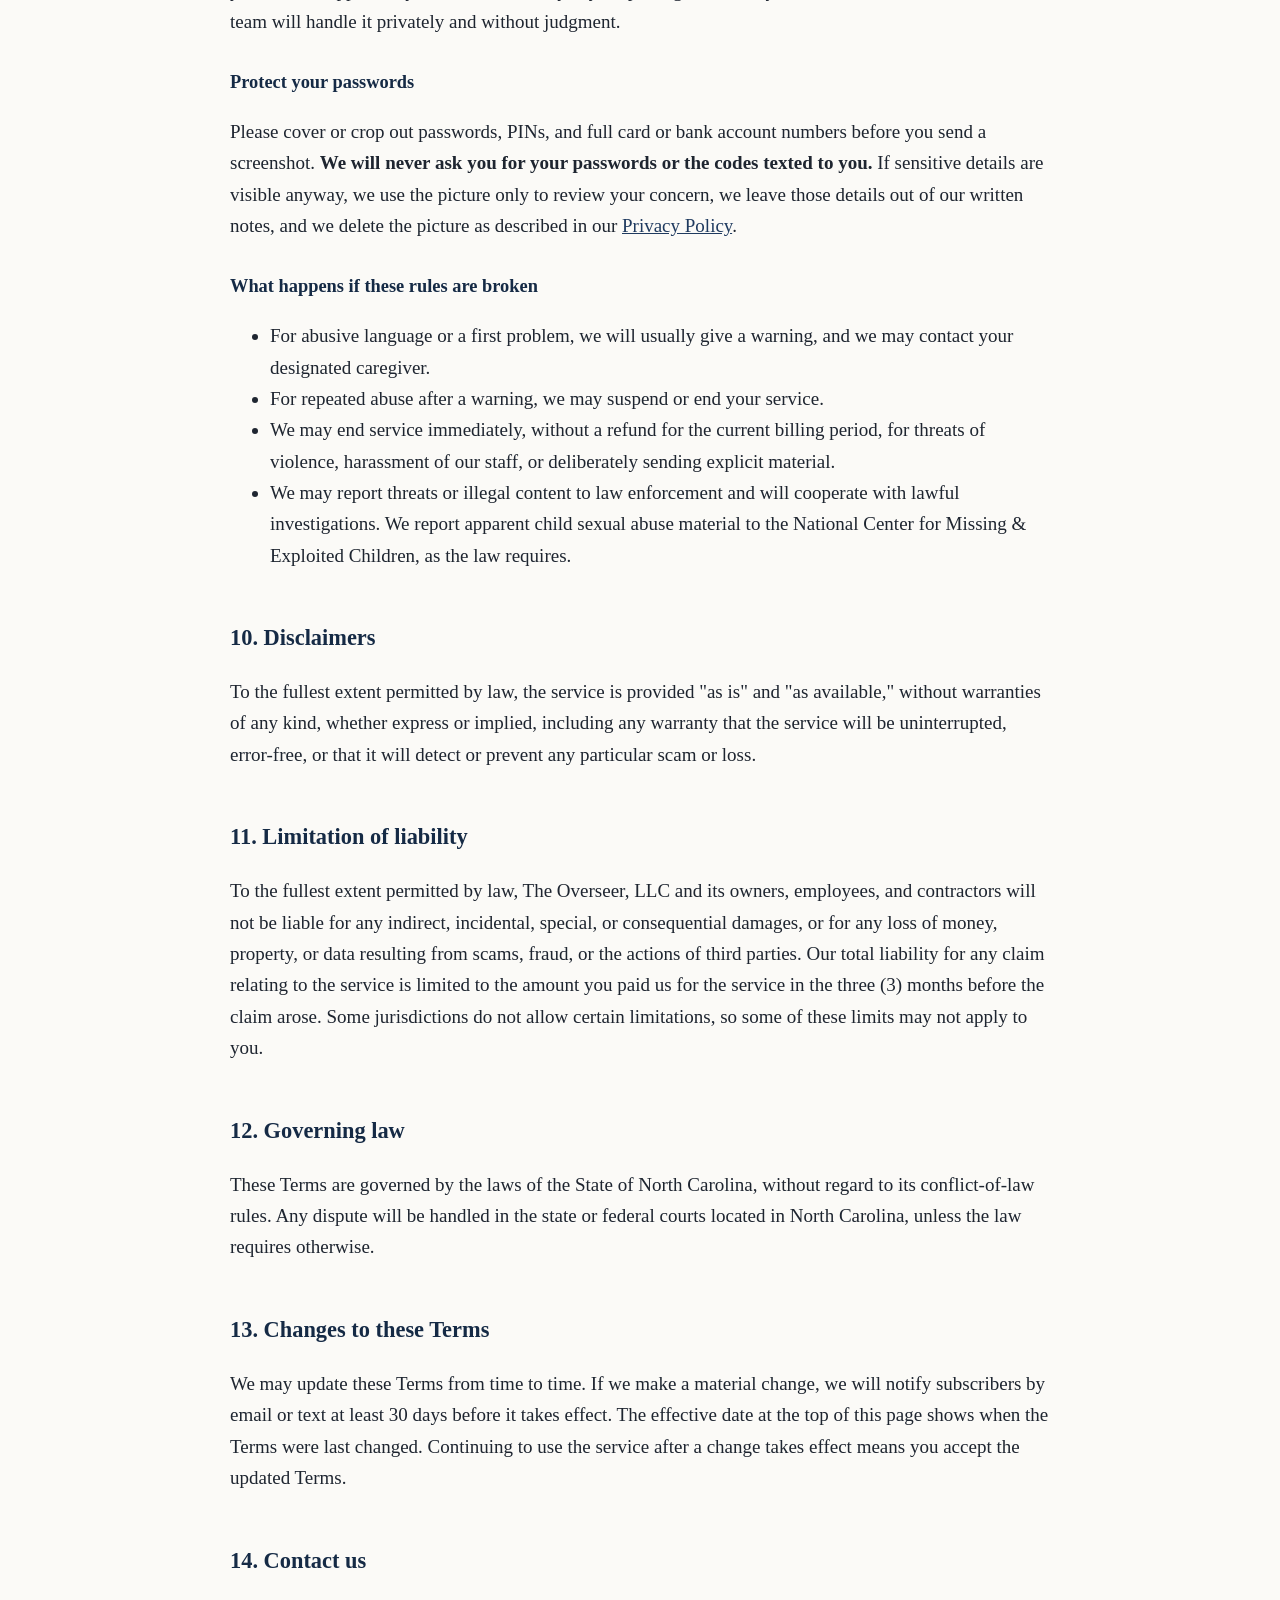
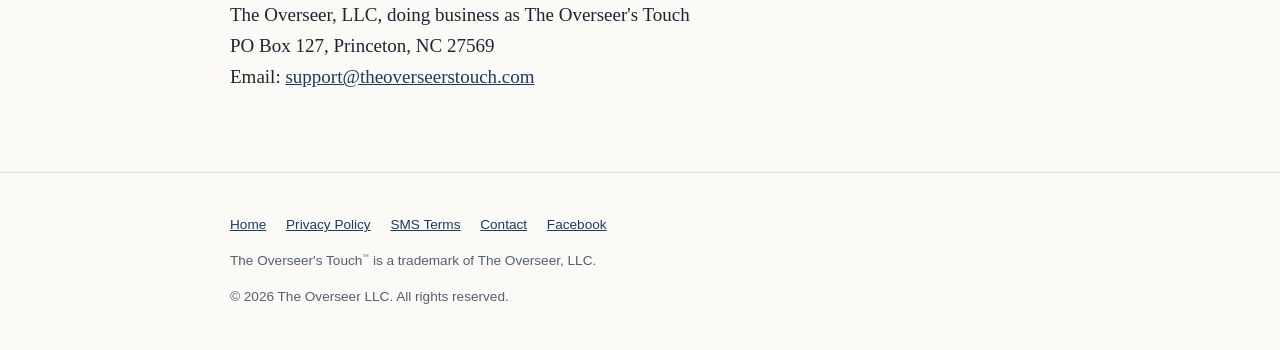
<file: terms.html>
<!DOCTYPE html>
<!--
  DRAFT Terms of Service, prepared October 4, 2026 as an interim version.
  October 13, 2026: Section 9 (acceptable use, staff respect, passwords,
  reporting upsetting material, consequences) added as PLACEHOLDER wording
  for attorney review; Section 6 misuse sentence points to it.
  Pending review by a licensed North Carolina attorney before paid launch.
-->
<html lang="en">
<head>
  <meta charset="utf-8">
  <meta name="viewport" content="width=device-width, initial-scale=1">
  <title>Terms of Service | The Overseer's Touch&trade;</title>
  <link rel="stylesheet" href="style.css">
</head>
<body>
  <header>
    <div class="wrap">
      <a class="brand" href="index.html">The Overseer's Touch<sup>&trade;</sup></a>
      <nav>
        <a href="index.html">Home</a>
        <a href="terms.html">Terms</a>
        <a href="privacy.html">Privacy Policy</a>
        <a href="sms-terms.html">SMS Terms</a>
        <a class="nav-fb" href="https://www.facebook.com/theoverseerstouch" target="_blank" rel="noopener" aria-label="The Overseer's Touch on Facebook"><svg viewBox="0 0 24 24" width="16" height="16" aria-hidden="true"><path fill="currentColor" d="M24 12.07C24 5.4 18.63 0 12 0S0 5.4 0 12.07C0 18.1 4.39 23.1 10.13 24v-8.44H7.08v-3.49h3.05V9.41c0-3.02 1.79-4.69 4.53-4.69 1.31 0 2.68.24 2.68.24v2.97h-1.51c-1.49 0-1.95.93-1.95 1.88v2.26h3.33l-.53 3.49h-2.8V24C19.61 23.1 24 18.1 24 12.07z"/></svg>Facebook</a>
        <a class="nav-cta" href="https://tap.theoverseerstouch.com/start?type=signup">Sign up</a>
      </nav>
    </div>
  </header>

  <main>
    <div class="wrap">
      <h1>Terms of Service</h1>
      <p class="updated">Effective date: December 1, 2026</p>
      <div class="doc-tools">
        <button type="button" class="btn btn-navy btn-small" onclick="window.print()">Print or save as PDF</button>
        <a class="btn btn-outline-navy btn-small" href="legal/terms-2026-12-01.pdf" download>Download PDF</a>
      </div>
      <p class="print-only print-source">Printed from theoverseerstouch.com/terms.html &middot; Questions: support@theoverseerstouch.com &middot; The Overseer's Touch, PO Box 127, Princeton, NC 27569</p>

      <p>These Terms of Service ("Terms") govern your use of The Overseer's Touch, a service of The Overseer, LLC, a North Carolina limited liability company ("we," "us," or "our"). By enrolling in the service, using a tap tag, or using this website, you agree to these Terms. If you do not agree, please do not use the service.</p>

      <div class="notice">
        <p><strong>The short version:</strong> The Overseer's Touch helps you get a second opinion when something feels wrong. It is <strong>not an emergency service</strong> and it <strong>cannot guarantee</strong> that you will never be scammed. <strong>If you are in danger, call 911.</strong> You can cancel at any time.</p>
      </div>

      <h2>1. Who can use the service</h2>
      <p>You must be at least 18 years old to enroll. The person who enrolls and pays for the service (the "subscriber") may enroll themselves or another adult (the "member") who will use the tap tag. If you enroll someone else, you confirm that they know about and agree to the service, and that you have their permission to give us their name, phone number, and caregiver information.</p>

      <h2>2. What the service does</h2>
      <p>Each member receives a personal tap tag registered to their account. Tapping the tag opens a help page where the member can describe a suspicious situation, send a photo or screenshot of it, call their designated caregiver, call 911, and, on plans that include it, call our hotline.</p>
      <p>Requests may be reviewed first by automated tools, including artificial intelligence, to help our team decide which ones need attention first. Any request involving money is directed to a member of our team. We will try to contact you promptly when a request needs a callback, but <strong>we do not guarantee any particular response time</strong>, and service may be unavailable at times because of maintenance, outages, or circumstances outside our control.</p>

      <div class="notice"><strong>We will never access, or ask for access to, your device.</strong> No one from The Overseer's Touch will ask you to install an app, share your screen, give us remote control, or let us into your phone, computer or accounts. If anyone claiming to be us asks for that, it is a scam: hang up and contact us at a number or address you already have.</div>

      <p><strong>Tech questions (if your plan includes them).</strong> You can send a photo, screenshot or description of a problem with your phone, computer, tablet, TV, email or similar. We review it and give you advice, such as steps to try. We do this by advice only: we never connect to or take control of your device, and we never ask for your passwords or codes. You choose whether to follow the advice. Because we cannot see or test your device ourselves, we cannot guarantee that a suggestion will fix the problem. Please back up anything important before making changes, and ask us first if a step involves paying money or deleting information. Tech questions are for reasonable personal use; we may suggest scheduling or a different service for problems that need hands-on help.</p>

      <h2>3. What the service is not</h2>
      <ul>
        <li><strong>Not an emergency service.</strong> We do not dispatch police, fire, or medical help. If you are in danger or a crime is in progress, call 911. The 911 option on the tap page uses your own phone's dialer and does not depend on our service or your subscription status.</li>
        <li><strong>Not a guarantee.</strong> Scams change constantly. We cannot promise that we will identify every scam, that our assessment will be correct, or that you will not lose money.</li>
        <li><strong>Not professional advice.</strong> We do not provide legal, financial, tax, medical, or investment advice. Our guidance is general information to help you pause and check before acting.</li>
        <li><strong>Not your bank or a law enforcement agency.</strong> We cannot reverse transactions, recover lost funds, or investigate crimes. We may suggest that you contact your bank, the police, or another appropriate organization.</li>
      </ul>
      <p>You remain responsible for your own decisions, including whether to send money, share information, or allow anyone access to your devices or accounts.</p>

      <h2>4. Tap tags</h2>
      <p>Tap tags are for use only by the member they are registered to. Do not alter, copy, or reprogram a tag. If a tag is lost or stolen, tell us right away at <a href="mailto:support@theoverseerstouch.com">support@theoverseerstouch.com</a> so we can deactivate it. We may charge a reasonable fee for replacement tags beyond the first replacement, and we will tell you the fee before charging it.</p>

      <h2>5. Plans, billing, and automatic renewal</h2>
      <ul>
        <li><strong>Monthly plans.</strong> A monthly plan is billed monthly at the price shown when you enroll. It <strong>renews automatically each month</strong>, and your payment method is charged at the start of each billing period until you cancel.</li>
        <li><strong>Yearly plans.</strong> A yearly plan is paid for 12 months at once, at the price shown when you enroll. It <strong>renews automatically each year</strong>, and your payment method is charged at the start of each yearly period until you cancel. We will email you a reminder before each yearly renewal, showing the renewal date and amount.</li>
        <li><strong>Introductory offers.</strong> We may offer a lower price for a limited time, such as your first few months. Before you enroll, we will show the offer, how long it lasts, and the regular price that follows. When the offer ends, your plan continues automatically at the regular price unless you cancel. Offers cannot be combined unless we say so.</li>
        <li><strong>Payments</strong> are processed by our payment provider. We do not store full card numbers.</li>
        <li><strong>Price changes.</strong> We will give you at least 30 days' notice by email or text before a price change takes effect. If you do not agree, you may cancel before the new price applies.</li>
        <li><strong>Failed payments.</strong> If a payment fails, we will try to contact you. If payment is not resolved, we may suspend the service until it is.</li>
      </ul>

      <h2>6. Cancellation and termination</h2>
      <h3>Cancelling your subscription</h3>
      <ul>
        <li>You may cancel <strong>at any time</strong>, for any reason, by emailing <a href="mailto:support@theoverseerstouch.com">support@theoverseerstouch.com</a> or by any cancellation option we provide in your account or billing emails. There is no cancellation fee and no long-term contract.</li>
        <li>For <strong>monthly plans</strong>, cancellation takes effect at the <strong>end of your current billing period</strong>. You keep full service until then, and you will not be charged again. For <strong>yearly plans</strong>, see the refund terms below.</li>
        <li><strong>Refunds for monthly plans:</strong> Monthly fees already paid are not refunded for partial months, except where required by law. If you cancel within <strong>14 days of your first enrollment</strong> and have not been charged for a second month, you may request a full refund of your first month's fee.</li>
        <li><strong>Refunds for yearly plans:</strong> If you cancel within <strong>30 days</strong> of a yearly payment (including a renewal payment), you may request a <strong>full refund</strong> of that payment, and service ends when you cancel. After 30 days, service continues to the end of the month in which you cancel, and we refund the <strong>unused whole months</strong> remaining in your yearly period.</li>
        <li>We will confirm your cancellation in writing.</li>
      </ul>
      <h3>When we may end or suspend service</h3>
      <p>We may suspend or end service if payment is not made, if the service or a tag is misused as described in <a href="#acceptable-use">Section 9</a> (for example, harassing our staff, submitting false reports, or attempting to access other people's information), or if we stop offering the service. Except in cases of misuse, we will give you reasonable notice. If we stop offering the service entirely, we will refund any fees paid for time after service ends.</p>
      <h3>What happens after cancellation</h3>
      <ul>
        <li>Your tap tags are <strong>deactivated</strong>. A deactivated tag will still show a page with the option to call 911, but it will no longer connect to our team.</li>
        <li>You may keep or discard your tags. You do not need to return them.</li>
        <li>We keep and delete your information as described in our <a href="privacy.html">Privacy Policy</a>. Screenshots and descriptions are deleted within 48 hours of submission unless flagged as possible evidence of a crime.</li>
      </ul>

      <h2>7. Text messages</h2>
      <p>If you agree to receive text messages, our <a href="sms-terms.html">SMS Terms</a> apply. You can opt out at any time by replying STOP. Opting out of texts does not cancel your subscription.</p>

      <h2>8. Privacy</h2>
      <p>Our <a href="privacy.html">Privacy Policy</a> explains what information we collect, how we use it, and how long we keep it. By using the service you agree to that policy.</p>

      <h2 id="acceptable-use">9. Acceptable use and respect for our staff</h2>
      <p>Please use the service only for its intended purpose. You agree not to:</p>
      <ul>
        <li>harass or threaten our staff, or use abusive or sexually explicit language toward them;</li>
        <li>deliberately send material that is sexually explicit, violent, threatening, or abusive, <strong>except</strong> when that material is part of a scam, threat, or extortion attempt you are reporting to us;</li>
        <li>submit information you know is false, interfere with the service, or try to access accounts or information that are not yours; or</li>
        <li>send anything illegal, or any file other than a photo or screenshot.</li>
      </ul>
      <h3>If you are reporting something upsetting</h3>
      <p>Some scams include explicit pictures, threats, or claims that someone has embarrassing photos or video of you. If that happens to you, send it to us anyway. Reporting it is exactly what the service is for, and our team will handle it privately and without judgment.</p>
      <h3>Protect your passwords</h3>
      <p>Please cover or crop out passwords, PINs, and full card or bank account numbers before you send a screenshot. <strong>We will never ask you for your passwords or the codes texted to you.</strong> If sensitive details are visible anyway, we use the picture only to review your concern, we leave those details out of our written notes, and we delete the picture as described in our <a href="privacy.html">Privacy Policy</a>.</p>
      <h3>What happens if these rules are broken</h3>
      <ul>
        <li>For abusive language or a first problem, we will usually give a warning, and we may contact your designated caregiver.</li>
        <li>For repeated abuse after a warning, we may suspend or end your service.</li>
        <li>We may end service immediately, without a refund for the current billing period, for threats of violence, harassment of our staff, or deliberately sending explicit material.</li>
        <li>We may report threats or illegal content to law enforcement and will cooperate with lawful investigations. We report apparent child sexual abuse material to the National Center for Missing &amp; Exploited Children, as the law requires.</li>
      </ul>

      <h2>10. Disclaimers</h2>
      <p>To the fullest extent permitted by law, the service is provided "as is" and "as available," without warranties of any kind, whether express or implied, including any warranty that the service will be uninterrupted, error-free, or that it will detect or prevent any particular scam or loss.</p>

      <h2>11. Limitation of liability</h2>
      <p>To the fullest extent permitted by law, The Overseer, LLC and its owners, employees, and contractors will not be liable for any indirect, incidental, special, or consequential damages, or for any loss of money, property, or data resulting from scams, fraud, or the actions of third parties. Our total liability for any claim relating to the service is limited to the amount you paid us for the service in the three (3) months before the claim arose. Some jurisdictions do not allow certain limitations, so some of these limits may not apply to you.</p>

      <h2>12. Governing law</h2>
      <p>These Terms are governed by the laws of the State of North Carolina, without regard to its conflict-of-law rules. Any dispute will be handled in the state or federal courts located in North Carolina, unless the law requires otherwise.</p>

      <h2>13. Changes to these Terms</h2>
      <p>We may update these Terms from time to time. If we make a material change, we will notify subscribers by email or text at least 30 days before it takes effect. The effective date at the top of this page shows when the Terms were last changed. Continuing to use the service after a change takes effect means you accept the updated Terms.</p>

      <h2>14. Contact us</h2>
      <p>The Overseer, LLC, doing business as The Overseer's Touch<br>
      PO Box 127, Princeton, NC 27569<br>
      Email: <a href="mailto:support@theoverseerstouch.com">support@theoverseerstouch.com</a></p>
    </div>
  </main>

  <footer>
    <div class="wrap">
      <p><a href="index.html">Home</a> <a href="privacy.html">Privacy Policy</a> <a href="sms-terms.html">SMS Terms</a> <a href="mailto:support@theoverseerstouch.com">Contact</a> <a href="https://www.facebook.com/theoverseerstouch" target="_blank" rel="noopener">Facebook</a></p>
      <p>The Overseer's Touch<sup>&trade;</sup> is a trademark of The Overseer, LLC.</p>
      <p>&copy; 2026 The Overseer LLC. All rights reserved.</p>
    </div>
  </footer>
  <script src="track.js" defer></script>
</body>
</html>
</file>
<file: style.css>
:root {
  --navy: #1f3a5f;
  --navy-dark: #152a45;
  --gold: #c9a45c;
  --text: #1e2530;
  --muted: #55606e;
  --bg: #fbfaf7;
  --card: #ffffff;
  --line: #e4e0d6;
}

* { box-sizing: border-box; }

body {
  margin: 0;
  font-family: Georgia, "Times New Roman", serif;
  font-size: 19px;
  line-height: 1.65;
  color: var(--text);
  background: var(--bg);
}

a { color: var(--navy); }
a:hover { color: var(--navy-dark); }

.wrap { max-width: 860px; margin: 0 auto; padding: 0 20px; }

header {
  background: var(--navy);
  color: #fff;
  border-bottom: 4px solid var(--gold);
}
header .wrap {
  display: flex;
  align-items: center;
  justify-content: space-between;
  flex-wrap: wrap;
  gap: 10px;
  padding-top: 16px;
  padding-bottom: 16px;
}
.brand {
  color: #fff;
  text-decoration: none;
  font-size: 1.35rem;
  font-weight: bold;
  letter-spacing: 0.3px;
}
nav a {
  color: #fff;
  text-decoration: none;
  margin-left: 18px;
  font-family: Arial, Helvetica, sans-serif;
  font-size: 0.9rem;
}
nav a:first-child { margin-left: 0; }
nav a:hover { text-decoration: underline; color: #fff; }

.hero {
  background: var(--navy);
  color: #fff;
  padding: 56px 0 64px;
}
.hero h1 { font-size: 2.3rem; line-height: 1.2; margin: 0 0 16px; color: #FFE500; }
.hero p { font-size: 1.15rem; max-width: 640px; margin: 0; color: #e8edf3; }

main { padding: 44px 0 60px; }

h1, h2, h3 { font-family: Georgia, serif; color: var(--navy-dark); }
main h1 { font-size: 2rem; margin-top: 0; }
h2 { font-size: 1.4rem; margin-top: 2.2em; }
h3 { font-size: 1.15rem; margin-top: 1.6em; }

.cards {
  display: grid;
  grid-template-columns: repeat(auto-fit, minmax(230px, 1fr));
  gap: 18px;
  margin: 24px 0;
}
.card {
  background: var(--card);
  border: 1px solid var(--line);
  border-top: 4px solid var(--gold);
  border-radius: 8px;
  padding: 20px;
}
.card h3 { margin-top: 0; }
.card p { margin: 0; font-size: 1rem; color: var(--muted); }

.notice {
  background: #fff;
  border-left: 4px solid var(--gold);
  padding: 14px 18px;
  margin: 24px 0;
}

.updated { color: var(--muted); font-size: 0.95rem; }

footer {
  border-top: 1px solid var(--line);
  padding: 28px 0;
  font-family: Arial, Helvetica, sans-serif;
  font-size: 0.85rem;
  color: var(--muted);
}
footer a { margin-right: 16px; }

/* Trademark symbol: small and raised without changing line spacing. */
/* Sign-up and call buttons */
.cta-row { display: flex; flex-wrap: wrap; gap: 22px; margin-top: 26px; }
.btn { display: inline-block; padding: 14px 26px; border-radius: 10px; font-family: -apple-system, "Segoe UI", Arial, sans-serif; font-size: 1.05rem; font-weight: 700; text-decoration: none; text-align: center; min-width: 180px; border: 2px solid transparent; }
.btn-gold { background: var(--gold); color: var(--navy-dark); }
.btn-gold:hover { background: #d8b673; color: var(--navy-dark); }
.btn-outline { border-color: #fff; color: #fff; }
.btn-outline:hover { background: rgba(255,255,255,0.12); color: #fff; }
.btn-navy { background: var(--navy); color: #fff; }
.btn-navy:hover { background: var(--navy-dark); color: #fff; }
.btn-outline-navy { border-color: var(--navy); color: var(--navy); }
.btn-outline-navy:hover { background: #eef1f5; }
nav a.nav-cta { background: var(--gold); color: var(--navy-dark); padding: 4px 12px; border-radius: 6px; font-weight: 700; }
nav a.nav-cta:hover { color: var(--navy-dark); text-decoration: none; background: #d8b673; }
@media (max-width: 600px) { .cta-row .btn { flex: 1 1 100%; } }

.cta-row .btn { display: inline-flex; align-items: center; justify-content: center; }

/* "Curious? We'll call you back" button: larger, two lines, plain (the launch box is the eye-catcher) */
.btn-call { --neon: #FFE500; display: inline-flex; flex-direction: column; align-items: center; justify-content: center; gap: 2px;
  padding: 16px 30px; border-radius: 12px; border: 2px solid transparent; min-width: 300px; line-height: 1.25; }
.btn-call-q { font-size: 1.15rem; font-weight: 800; }
.btn-call-a { font-size: 0.98rem; font-weight: 600; text-decoration: underline; text-underline-offset: 3px; }
.btn-call-light { background: #fff; color: var(--navy-dark); }
.btn-call-light:hover { background: #fffbe0; color: var(--navy-dark); }
.btn-call-dark { background: var(--navy); color: #fff; border-color: #fff; }
.btn-call-dark:hover { background: var(--navy-dark); color: #fff; }
.btn-call-dark .btn-call-a { color: #fff; }
@keyframes call-pulse {
  0%, 100% { box-shadow: 0 0 10px 2px rgba(255, 229, 0, 0.85), 0 0 26px 6px rgba(255, 229, 0, 0.35); transform: scale(1); }
  50% { box-shadow: 0 0 18px 6px rgba(255, 229, 0, 1), 0 0 44px 14px rgba(255, 229, 0, 0.45); transform: scale(1.03); }
}
/* People who turn off motion in their device settings get a still (but still glowing) launch box. */
@media (prefers-reduced-motion: reduce) { .launch-offer { animation: none; } }
@media (max-width: 600px) { .btn-call { min-width: 0; padding: 16px 18px; } .btn-call-q { font-size: 1.08rem; } }

sup { font-size: 0.5em; vertical-align: super; line-height: 0; }

@media (max-width: 600px) {
  body { font-size: 18px; }
  .hero h1 { font-size: 1.8rem; }
  nav a { margin-left: 0; margin-right: 14px; }
}

/* Home page video */
.video { margin: 20px 0 8px; }
.video video { display: block; width: 100%; max-width: 680px; aspect-ratio: 4 / 3; height: auto; border-radius: 12px; background: var(--navy); border: 1px solid var(--line); box-shadow: 0 6px 18px rgba(31, 58, 95, 0.15); }
.video figcaption { max-width: 680px; margin-top: 10px; font-size: 1rem; color: var(--muted); }

/* "Physical and virtual protection": tag + icon */
.cards.two-ways { grid-template-columns: repeat(auto-fit, minmax(260px, 1fr)); }
.cards.two-ways .card { border-top: 5px solid var(--gold); position: relative; }
.included { display: inline-block; background: var(--navy); color: #FFE500; font-weight: 700; font-size: 0.8rem;
  letter-spacing: 0.06em; text-transform: uppercase; padding: 3px 10px; border-radius: 999px; margin-bottom: 6px; }

.underline { text-decoration: underline; text-decoration-color: var(--gold); text-decoration-thickness: 3px; text-underline-offset: 5px; }
/* Highlighter: soft yellow band behind the text, wrapping cleanly across lines */
mark.hl { background: linear-gradient(transparent 12%, #FFF176 12%, #FFF176 92%, transparent 92%); color: inherit; padding: 0 4px;
  -webkit-box-decoration-break: clone; box-decoration-break: clone; }
h2 mark.hl { font-weight: 800; }
@media print { mark.hl { background: none; } }
.pop { display: block; font-size: 1.3em; line-height: 1.35; color: var(--navy-dark); margin: 6px 0; }
.bundle { background: var(--navy); color: #fff; border-left: 6px solid #FFE500; border-radius: 10px; padding: 14px 18px; margin: 4px 0 28px; }
.bundle strong { color: #FFE500; }

/* Legal pages: print / save as PDF */
.doc-tools { display: flex; flex-wrap: wrap; gap: 10px; margin: 6px 0 22px; }
.btn-small { padding: 9px 16px; font-size: 0.95rem; min-width: 0; border-radius: 8px; cursor: pointer; }
button.btn { border: 2px solid transparent; }
.print-only { display: none; }

@page { size: letter; margin: 0.7in 0.75in; }
@media print {
  body { background: #fff; color: #000; font-size: 11.5pt; line-height: 1.45; }
  header { background: none !important; color: #000; padding: 0 0 6pt; border-bottom: 1.5pt solid #000; }
  header .wrap { padding: 0; }
  header .brand { color: #000 !important; font-size: 15pt; }
  nav, .doc-tools, footer, .video { display: none !important; }
  .wrap { max-width: none; padding: 0; }
  main { padding: 12pt 0 0; }
  main h1 { font-size: 20pt; margin-bottom: 2pt; }
  h1, h2, h3 { color: #000; break-after: avoid; page-break-after: avoid; }
  h2 { font-size: 14pt; margin-top: 16pt; }
  h3 { font-size: 12pt; }
  p, li { orphans: 3; widows: 3; }
  .notice { border: 1pt solid #000; border-left-width: 4pt; background: none; break-inside: avoid; }
  .updated { color: #000; font-weight: bold; }
  a { color: #000; text-decoration: none; }
  .print-only { display: block; }
  .print-source { font-size: 9.5pt; color: #333; margin: 0 0 12pt; }
}

/* Facebook link in the header */
nav a.nav-fb { display: inline-flex; align-items: center; gap: 5px; vertical-align: middle; }
nav a.nav-fb svg { color: #E6CB86; flex: none; }

/* Launch offer box in the hero: white, bold, pulsing neon border; the whole box links to sign-up */
.launch-offer{display:block;margin:24px 0 6px;max-width:640px;border:4px solid #FFE500;border-radius:14px;padding:18px 22px;background:#fff;color:#111;text-decoration:none;
  box-shadow:0 0 10px 2px rgba(255,229,0,.85),0 0 26px 6px rgba(255,229,0,.35);animation:call-pulse 2.2s ease-in-out infinite}
.launch-offer:hover,.launch-offer:focus-visible{animation-play-state:paused;background:#fffbe0;color:#111}
.hero .launch-offer p{margin:0;max-width:none;color:#111;font-weight:800}
.hero .launch-kicker{font-size:.85rem;letter-spacing:.12em;text-transform:uppercase}
.hero .launch-price{margin-top:8px!important;font-size:1.2rem;line-height:1.4}
.hero .launch-price strong{color:#111;font-weight:900;font-size:1.35rem}
.hero .launch-fine{margin-top:8px!important;font-size:.9rem}
.hero .launch-go{margin-top:10px!important;font-size:1rem;text-decoration:underline;text-underline-offset:3px}
</file>
